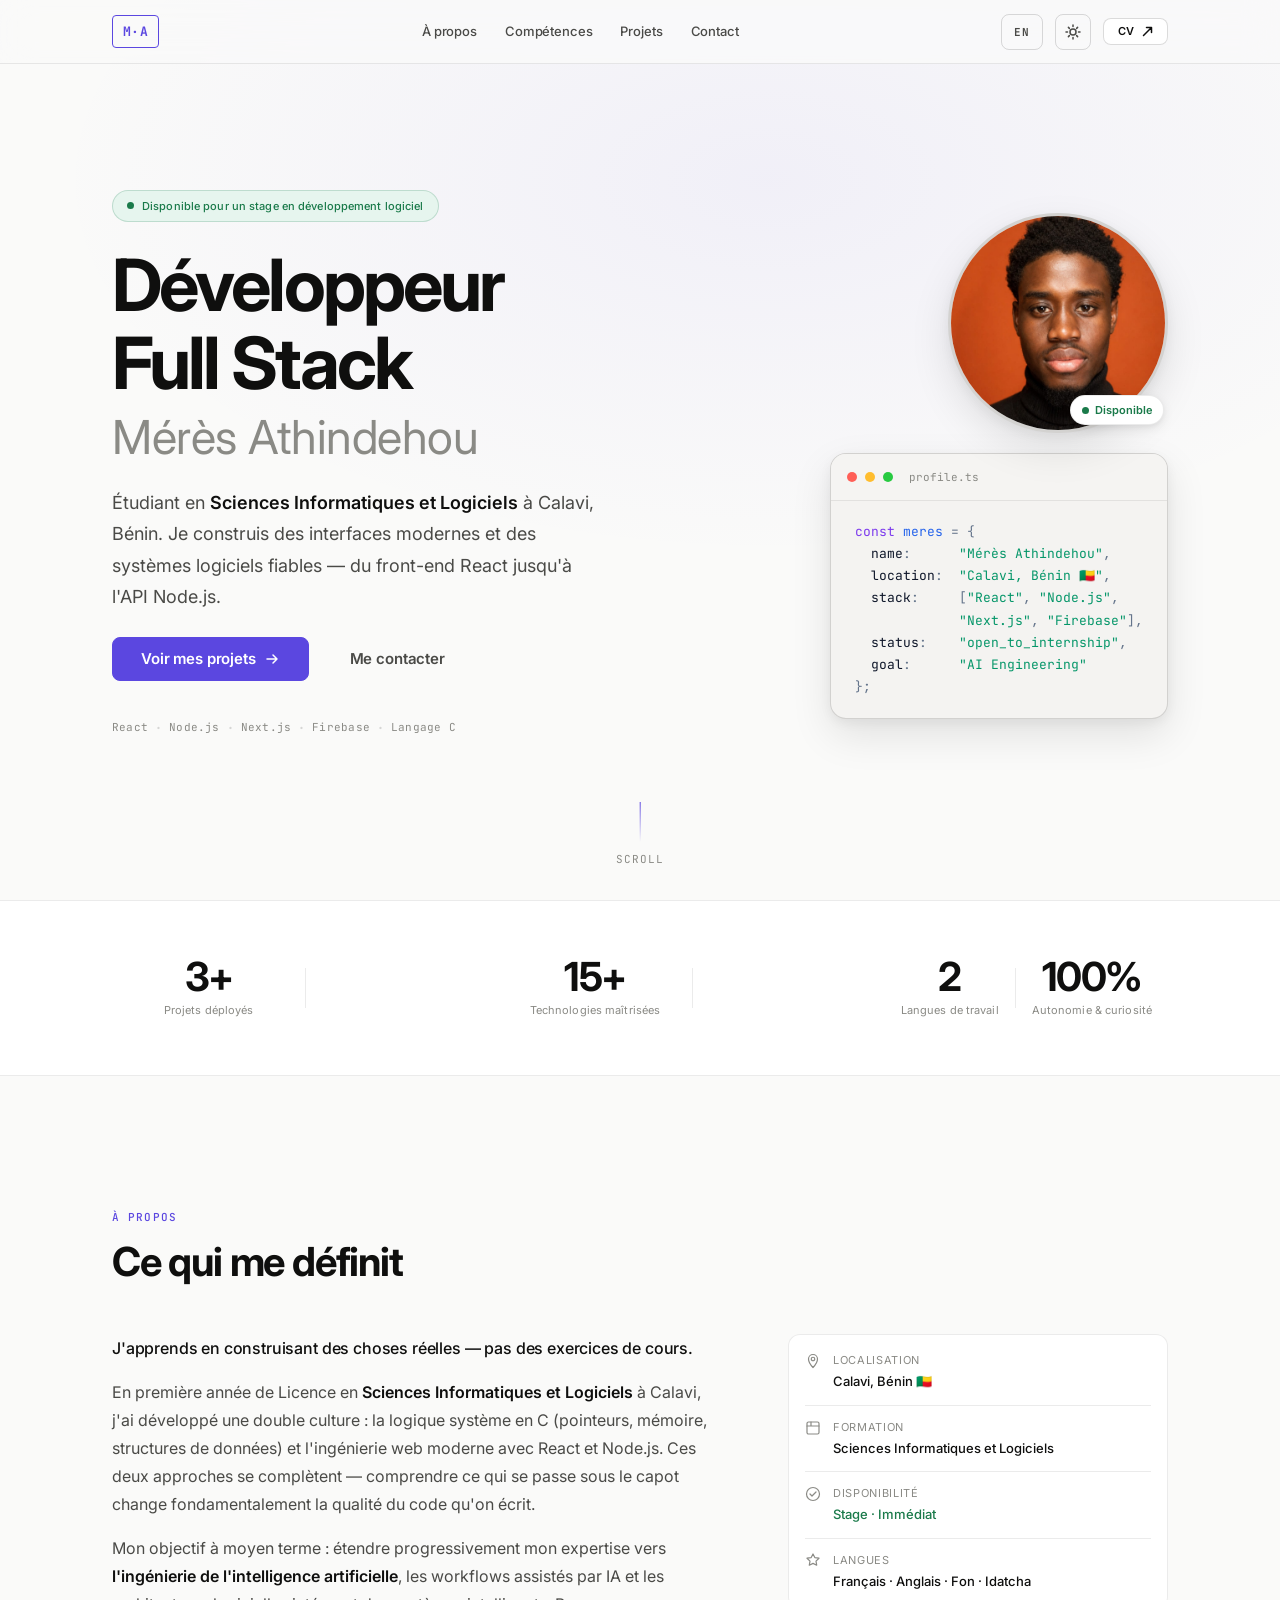
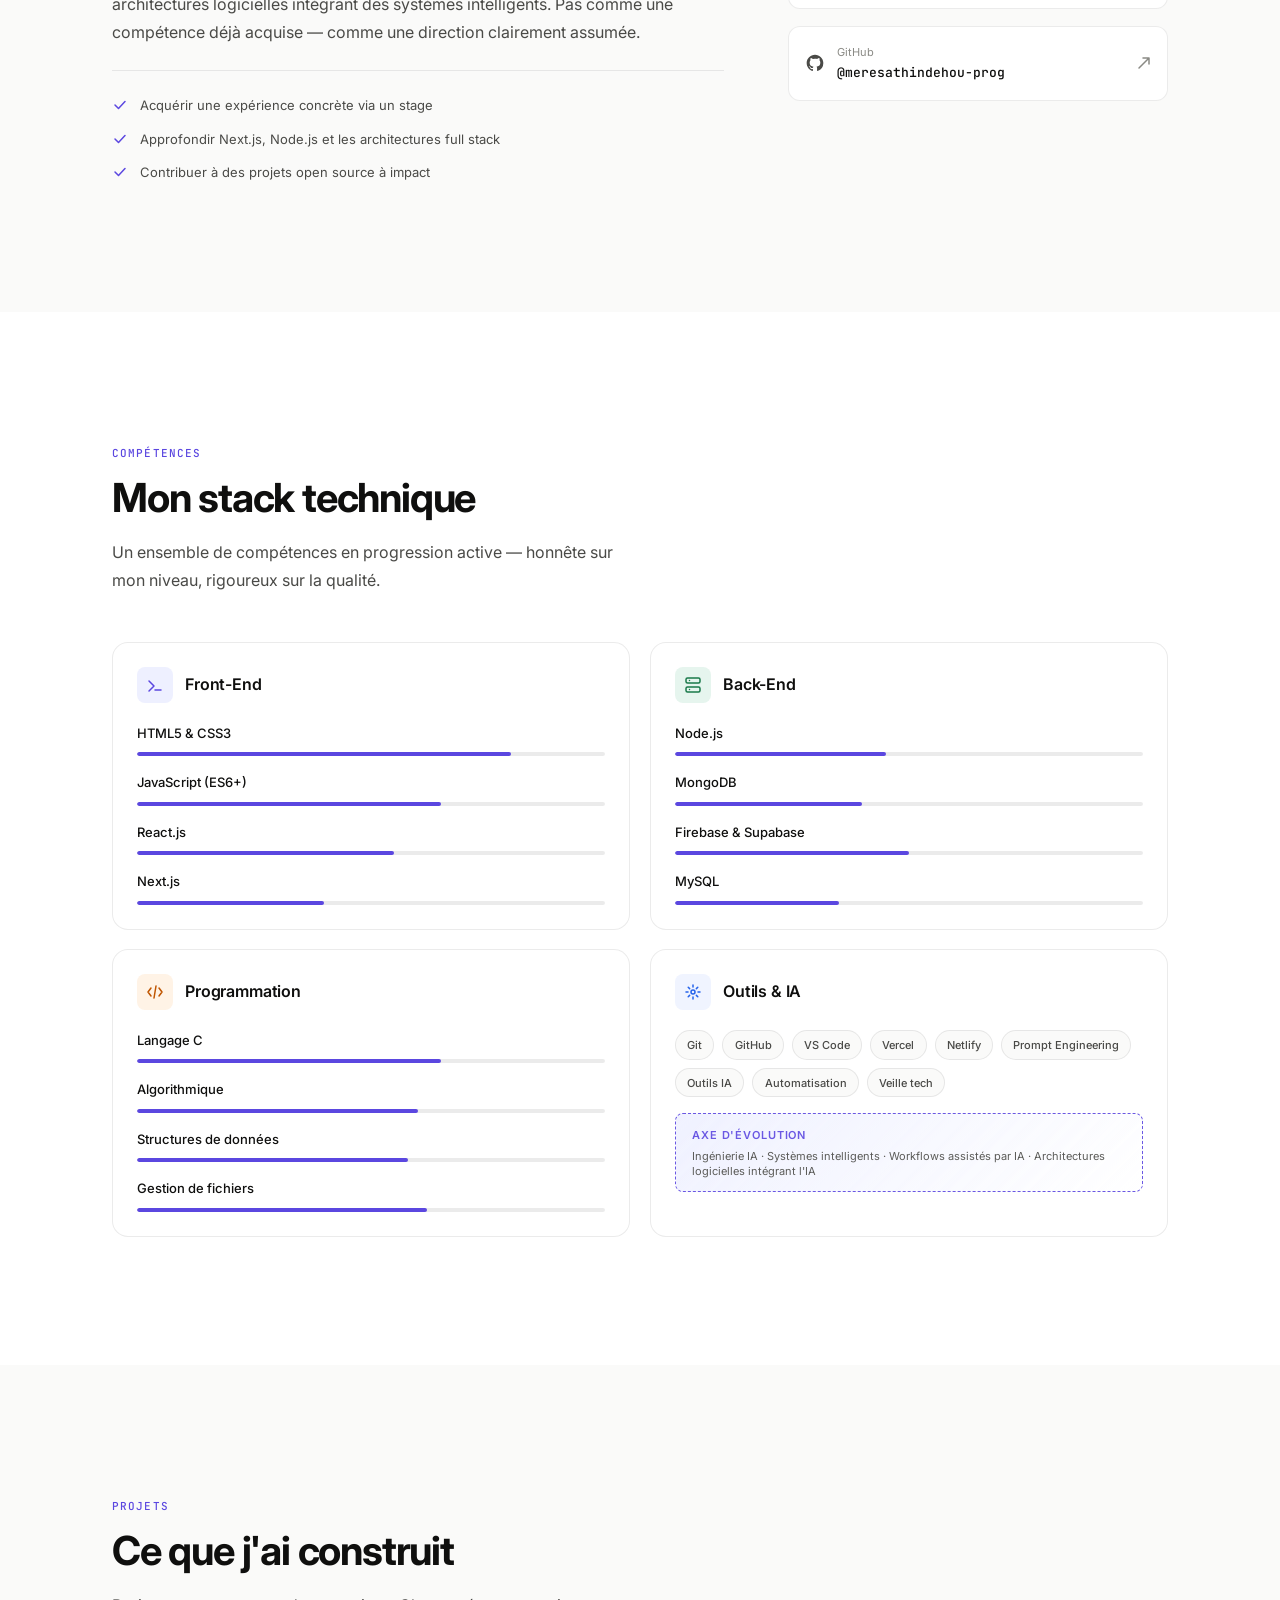
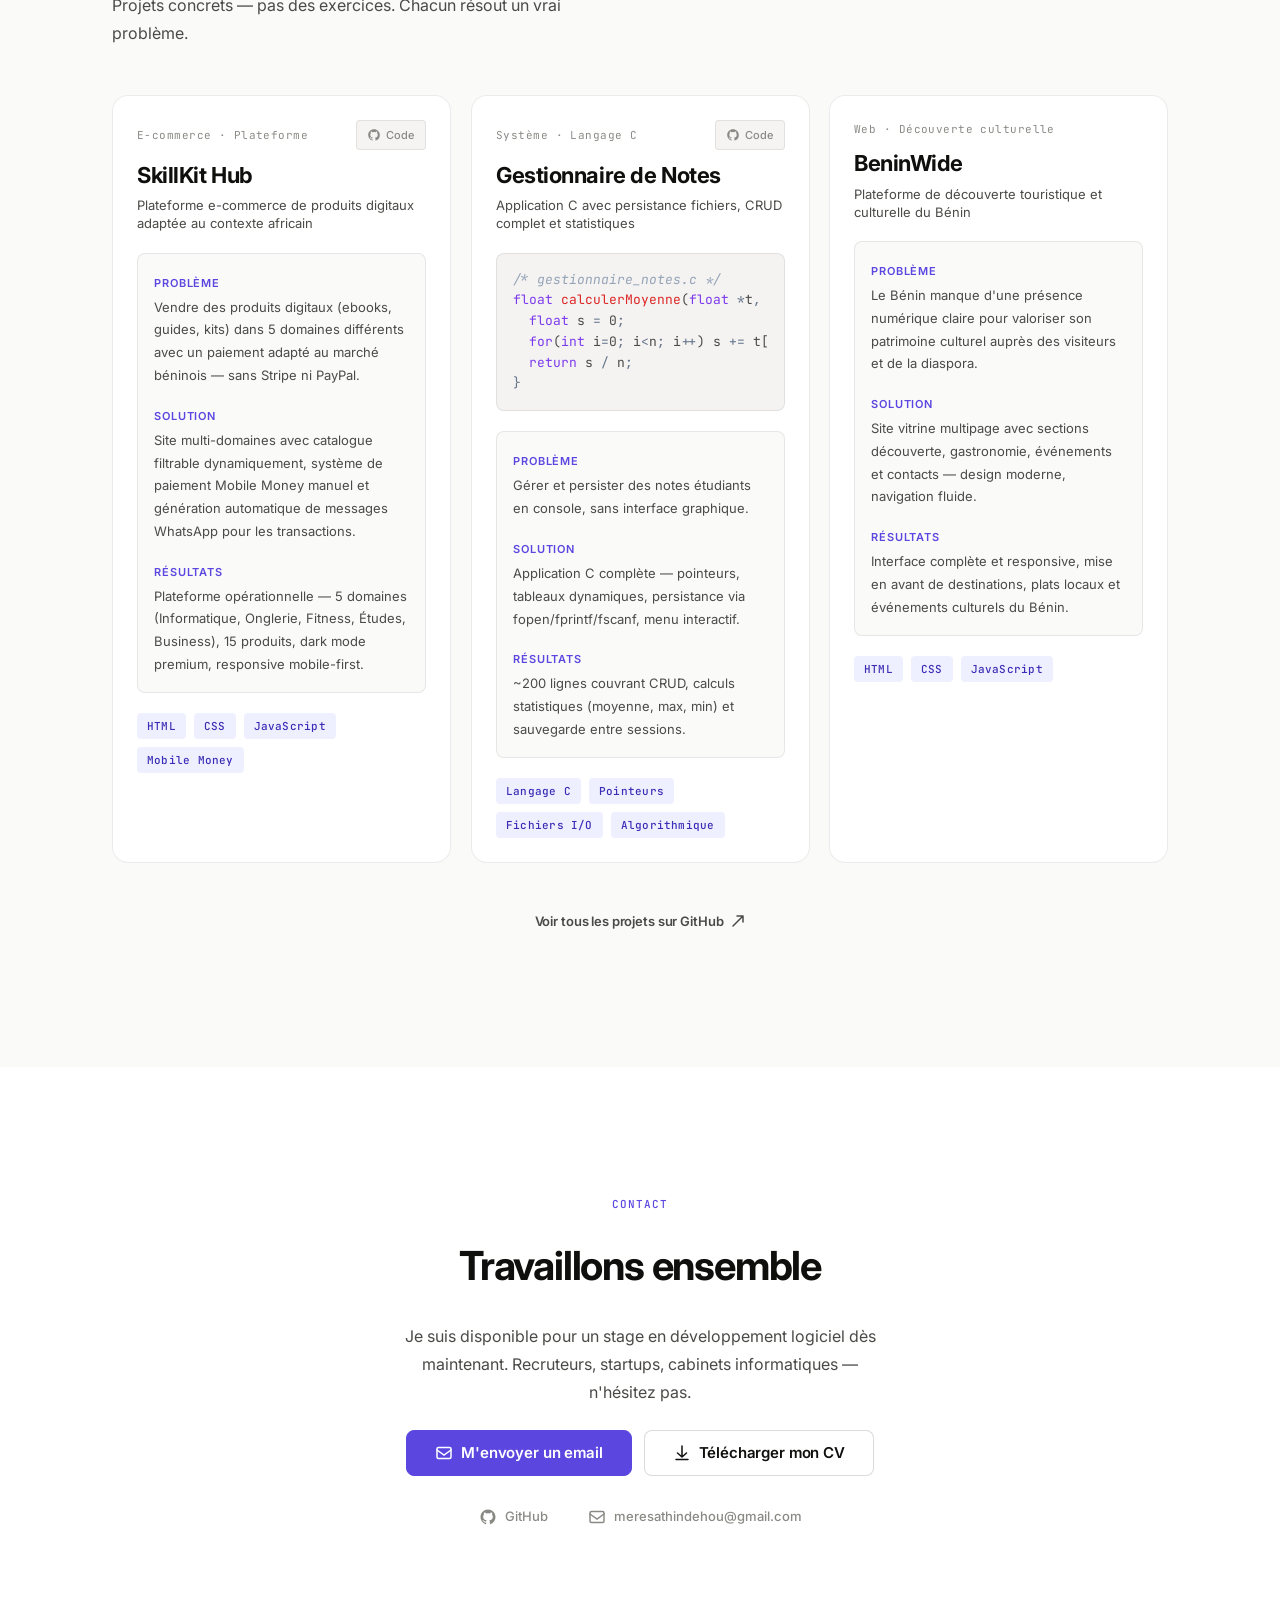
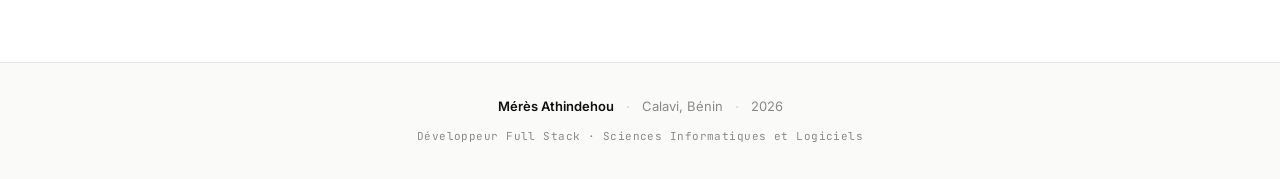
<file: index.html>
<!DOCTYPE html>
<html lang="fr" dir="ltr">
<head>
  <meta charset="UTF-8" />
  <meta name="viewport" content="width=device-width, initial-scale=1.0" />
  <meta name="theme-color" content="#0A0A0F" media="(prefers-color-scheme: dark)" />
  <meta name="theme-color" content="#FAFAF9" media="(prefers-color-scheme: light)" />

  <!-- Primary SEO -->
  <title>Mérès Athindehou — Développeur Full Stack | Sciences Informatiques et Logiciels</title>
  <meta name="description" content="Mérès Athindehou, développeur Full Stack (React, Node.js, Next.js, Firebase) étudiant en Sciences Informatiques et Logiciels à Calavi, Bénin. Disponible pour un stage en développement logiciel." />
  <meta name="keywords" content="Mérès Athindehou, développeur full stack, React, Node.js, Next.js, Firebase, Bénin, stage développement, Sciences Informatiques et Logiciels" />
  <meta name="author" content="Mérès Athindehou" />
  <meta name="robots" content="index, follow" />
  <link rel="canonical" href="https://meresathindehou-prog.github.io/M_portfolio/" />

  <!-- Open Graph -->
  <meta property="og:type" content="website" />
  <meta property="og:url" content="https://meresathindehou-prog.github.io/M_portfolio/" />
  <meta property="og:title" content="Mérès Athindehou — Développeur Full Stack" />
  <meta property="og:description" content="Développeur Full Stack. React · Node.js · Next.js · Firebase. Disponible pour un stage." />
  <meta property="og:image" content="https://meresathindehou-prog.github.io/M_portfolio/assets/og-image.jpg" />
  <meta property="og:locale" content="fr_FR" />
  <meta property="og:site_name" content="Portfolio Mérès Athindehou" />

  <!-- Twitter Cards -->
  <meta name="twitter:card" content="summary_large_image" />
  <meta name="twitter:title" content="Mérès Athindehou — Développeur Full Stack" />
  <meta name="twitter:description" content="Développeur Full Stack. React · Node.js · Next.js · Firebase. Disponible pour un stage." />
  <meta name="twitter:image" content="https://meresathindehou-prog.github.io/M_portfolio/assets/og-image.jpg" />

  <!-- Fonts -->
  <link rel="preconnect" href="https://fonts.googleapis.com" />
  <link rel="preconnect" href="https://fonts.gstatic.com" crossorigin />
  <link rel="stylesheet" href="https://fonts.googleapis.com/css2?family=Inter:wght@300;400;500;600;700&family=JetBrains+Mono:wght@400;500&display=swap" />

  <!-- CSS -->
  <link rel="stylesheet" href="tokens.css" />
  <link rel="stylesheet" href="base.css" />
  <link rel="stylesheet" href="components.css" />
  <link rel="stylesheet" href="sections.css" />
  <link rel="stylesheet" href="animations.css" />

  <!-- Structured Data -->
  <script type="application/ld+json">
  {
    "@context": "https://schema.org",
    "@type": "Person",
    "name": "Mérès Athindehou",
    "url": "https://meresathindehou-prog.github.io/M_portfolio/",
    "image": "https://meresathindehou-prog.github.io/M_portfolio/assets/photo-profil.jpg",
    "jobTitle": "Développeur Full Stack",
    "description": "Étudiant en Sciences Informatiques et Logiciels, développeur Full Stack passionné par les interfaces modernes et les systèmes intelligents.",
    "address": {
      "@type": "PostalAddress",
      "addressLocality": "Calavi",
      "addressCountry": "BJ"
    },
    "knowsAbout": ["HTML5","CSS3","JavaScript","React.js","Next.js","Node.js","MongoDB","Firebase","Supabase","MySQL","Langage C","Algorithmique","Git"],
    "sameAs": ["https://github.com/meresathindehou-prog"]
  }
  </script>
  <script type="application/ld+json">
  {
    "@context": "https://schema.org",
    "@type": "WebSite",
    "name": "Portfolio de Mérès Athindehou",
    "url": "https://meresathindehou-prog.github.io/M_portfolio/"
  }
  </script>

  <!-- Theme init (avoid flash) -->
  <script>
    (function(){
      var t = localStorage.getItem('ma-portfolio-theme');
      if(!t) t = window.matchMedia('(prefers-color-scheme: dark)').matches ? 'dark' : 'light';
      document.documentElement.setAttribute('data-theme', t);
      var l = localStorage.getItem('ma-portfolio-lang') || 'fr';
      document.documentElement.setAttribute('lang', l);
    })();
  </script>
</head>
<body>

  <!-- Skip Navigation -->
  <a href="#main" class="skip-link">Passer au contenu principal</a>

  <!-- ===== NAVIGATION ===== -->
  <header class="nav-header" role="banner">
    <nav class="nav-container" role="navigation" aria-label="Navigation principale">

      <a href="#hero" class="nav-logo" aria-label="Mérès Athindehou — Accueil">
        <span class="logo-mark" aria-hidden="true">M·A</span>
      </a>

      <ul class="nav-links" role="list">
        <li><a href="#about" class="nav-link" data-i18n="nav.about">À propos</a></li>
        <li><a href="#skills" class="nav-link" data-i18n="nav.skills">Compétences</a></li>
        <li><a href="#projects" class="nav-link" data-i18n="nav.projects">Projets</a></li>
        <li><a href="#contact" class="nav-link" data-i18n="nav.contact">Contact</a></li>
      </ul>

      <div class="nav-actions">
        <!-- Language Toggle -->
        <button class="lang-toggle" id="lang-toggle" aria-label="Switch to English" lang="en">EN</button>

        <!-- Theme Toggle -->
        <button class="theme-toggle" id="theme-toggle" aria-label="Passer en mode sombre">
          <svg class="icon-sun" width="16" height="16" viewBox="0 0 16 16" fill="none" aria-hidden="true">
            <circle cx="8" cy="8" r="3" stroke="currentColor" stroke-width="1.5"/>
            <path d="M8 1v1.5M8 13.5V15M1 8h1.5M13.5 8H15M3.4 3.4l1 1M11.6 11.6l1 1M12.6 3.4l-1 1M4.4 11.6l-1 1" stroke="currentColor" stroke-width="1.5" stroke-linecap="round"/>
          </svg>
          <svg class="icon-moon" width="16" height="16" viewBox="0 0 16 16" fill="none" aria-hidden="true">
            <path d="M13.5 10.5A6.5 6.5 0 015.5 2.5a6.5 6.5 0 108 8z" stroke="currentColor" stroke-width="1.5" stroke-linecap="round"/>
          </svg>
        </button>

        <!-- CV -->
        <a href="https://docs.google.com/document/d/10D8d8x_lfv32bYH6Ez_tMiVzP31S94AC/edit?usp=drivesdk&ouid=107809240900299833186&rtpof=true&sd=true"
           class="btn btn-secondary btn-sm"
           target="_blank"
           rel="noopener noreferrer"
           data-i18n-aria="nav.cv.aria">
          <span data-i18n="nav.cv">CV</span>
          <svg width="11" height="11" viewBox="0 0 11 11" fill="none" aria-hidden="true">
            <path d="M1.5 9.5L9.5 1.5M9.5 1.5H4.5M9.5 1.5V6.5" stroke="currentColor" stroke-width="1.5" stroke-linecap="round" stroke-linejoin="round"/>
          </svg>
        </a>

        <!-- Mobile Menu Button -->
        <button class="mobile-menu-btn" id="mobile-menu-btn" aria-label="Menu" aria-expanded="false" aria-controls="mobile-menu">
          <span></span><span></span><span></span>
        </button>
      </div>
    </nav>

    <!-- Mobile Menu -->
    <div class="mobile-menu" id="mobile-menu" role="dialog" aria-modal="true" aria-label="Menu mobile" hidden>
      <ul role="list">
        <li><a href="#about" class="nav-link" data-i18n="nav.about">À propos</a></li>
        <li><a href="#skills" class="nav-link" data-i18n="nav.skills">Compétences</a></li>
        <li><a href="#projects" class="nav-link" data-i18n="nav.projects">Projets</a></li>
        <li><a href="#contact" class="nav-link" data-i18n="nav.contact">Contact</a></li>
        <li>
          <a href="https://drive.google.com/file/d/1WCIS89Z1z8XqT_R7FtSM01HxGlNhKoc6/view?usp=sharing"
             class="btn btn-primary btn-full" target="_blank" rel="noopener noreferrer">
            <span data-i18n="nav.cv">CV</span>
          </a>
        </li>
      </ul>
    </div>
  </header>

  <!-- ===== MAIN ===== -->
  <main id="main" tabindex="-1">

    <!-- ===== HERO ===== -->
    <section id="hero" class="section-hero" aria-label="Introduction">
      <div class="container">

        <div class="hero-content">
          <div class="hero-badge animate-fade-up">
            <span class="status-dot" aria-hidden="true"></span>
            <span data-i18n="hero.badge">Disponible pour un stage en développement logiciel</span>
          </div>

          <h1 class="hero-title animate-fade-up delay-1">
            <span data-i18n="hero.title">Développeur Web</span>
            <span class="hero-name">Mérès Athindehou</span>
          </h1>

          <p class="hero-subtitle animate-fade-up delay-2" data-i18n-html="hero.subtitle">
            Étudiant en <strong>Sciences Informatiques et Logiciels</strong> à Calavi, Bénin. Je construis des interfaces modernes et des systèmes logiciels fiables — du front-end React jusqu'à l'API Node.js.
          </p>

          <div class="hero-cta animate-fade-up delay-3">
            <a href="#projects" class="btn btn-primary btn-lg">
              <span data-i18n="hero.cta.projects">Voir mes projets</span>
              <svg width="16" height="16" viewBox="0 0 16 16" fill="none" aria-hidden="true">
                <path d="M3 8h10M9 4l4 4-4 4" stroke="currentColor" stroke-width="1.5" stroke-linecap="round" stroke-linejoin="round"/>
              </svg>
            </a>
            <a href="#contact" class="btn btn-ghost btn-lg" data-i18n="hero.cta.contact">Me contacter</a>
          </div>

          <div class="hero-stack animate-fade-up delay-4" aria-label="Technologies principales">
            <span class="stack-item">React</span>
            <span class="stack-dot" aria-hidden="true">·</span>
            <span class="stack-item">Node.js</span>
            <span class="stack-dot" aria-hidden="true">·</span>
            <span class="stack-item">Next.js</span>
            <span class="stack-dot" aria-hidden="true">·</span>
            <span class="stack-item">Firebase</span>
            <span class="stack-dot" aria-hidden="true">·</span>
            <span class="stack-item">Langage C</span>
          </div>
        </div>

        <!-- Hero Visual: Photo + Code -->
        <div class="hero-visual animate-fade-up delay-2" aria-hidden="true">
          <div class="hero-photo-wrap">
            <img
              src="WhatsApp Image 2026-04-27 at 23.39.06.jpeg"
              alt="Mérès Athindehou — Développeur Full Stack"
              class="hero-photo"
              width="320"
              height="320"
              loading="eager"
              decoding="async"
            />
            <div class="hero-photo-badge">
              <span class="status-dot"></span>
              <span class="hero-photo-badge-text" data-i18n="hero.badge.short">Disponible</span>
            </div>
          </div>

          <div class="code-window">
            <div class="code-window-header">
              <span class="dot dot-red"></span>
              <span class="dot dot-yellow"></span>
              <span class="dot dot-green"></span>
              <span class="code-filename">profile.ts</span>
            </div>
            <pre class="code-body"><code><span class="token-keyword">const</span> <span class="token-var">meres</span> <span class="token-op">=</span> <span class="token-punct">{</span>
  <span class="token-key">name</span><span class="token-op">:</span>      <span class="token-str">"Mérès Athindehou"</span><span class="token-punct">,</span>
  <span class="token-key">location</span><span class="token-op">:</span>  <span class="token-str">"Calavi, Bénin 🇧🇯"</span><span class="token-punct">,</span>
  <span class="token-key">stack</span><span class="token-op">:</span>     <span class="token-punct">[</span><span class="token-str">"React"</span><span class="token-punct">,</span> <span class="token-str">"Node.js"</span><span class="token-punct">,</span>
             <span class="token-str">"Next.js"</span><span class="token-punct">,</span> <span class="token-str">"Firebase"</span><span class="token-punct">]</span><span class="token-punct">,</span>
  <span class="token-key">status</span><span class="token-op">:</span>    <span class="token-str">"open_to_internship"</span><span class="token-punct">,</span>
  <span class="token-key">goal</span><span class="token-op">:</span>      <span class="token-str">"AI Engineering"</span>
<span class="token-punct">}</span><span class="token-op">;</span></code></pre>
          </div>
        </div>

      </div>

      <div class="scroll-indicator" aria-hidden="true">
        <div class="scroll-line"></div>
        <span>scroll</span>
      </div>
    </section>

    <!-- ===== STATS ===== -->
    <section class="section-stats" aria-label="Chiffres clés">
      <div class="container">
        <div class="stats-grid">
          <div class="stat-item animate-fade-up">
            <span class="stat-number">3+</span>
            <span class="stat-label" data-i18n="stats.projects">Projets déployés</span>
          </div>
          <div class="stat-divider" aria-hidden="true"></div>
          <div class="stat-item animate-fade-up delay-1">
            <span class="stat-number">15+</span>
            <span class="stat-label" data-i18n="stats.tech">Technologies maîtrisées</span>
          </div>
          <div class="stat-divider" aria-hidden="true"></div>
          <div class="stat-item animate-fade-up delay-2">
            <span class="stat-number">2</span>
            <span class="stat-label" data-i18n="stats.langs">Langues de travail</span>
          </div>
          <div class="stat-divider" aria-hidden="true"></div>
          <div class="stat-item animate-fade-up delay-3">
            <span class="stat-number">100%</span>
            <span class="stat-label" data-i18n="stats.autonomy">Autonomie &amp; curiosité</span>
          </div>
        </div>
      </div>
    </section>

    <!-- ===== ABOUT ===== -->
    <section id="about" class="section-about" aria-labelledby="about-title">
      <div class="container">
        <div class="section-header animate-fade-up">
          <span class="section-label" data-i18n="about.label">À propos</span>
          <h2 id="about-title" class="section-title" data-i18n="about.title">Ce qui me définit</h2>
        </div>

        <div class="about-grid">
          <div class="about-text animate-fade-up delay-1">
            <p class="about-lead" data-i18n="about.lead">J'apprends en construisant des choses réelles — pas des exercices de cours.</p>
            <p data-i18n-html="about.p1">En première année de Licence en <strong>Sciences Informatiques et Logiciels</strong> à Calavi, j'ai développé une double culture : la logique système en C (pointeurs, mémoire, structures de données) et l'ingénierie web moderne avec React et Node.js.</p>
            <p data-i18n-html="about.p2">Mon objectif à moyen terme : étendre progressivement mon expertise vers <strong>l'ingénierie de l'intelligence artificielle</strong>, les workflows assistés par IA et les architectures logicielles intégrant des systèmes intelligents. Pas comme une compétence déjà acquise — comme une direction clairement assumée.</p>

            <div class="about-goals">
              <div class="goal-item">
                <svg width="16" height="16" viewBox="0 0 16 16" fill="none" aria-hidden="true">
                  <path d="M3 8l3.5 3.5 6.5-7" stroke="var(--color-accent)" stroke-width="1.5" stroke-linecap="round" stroke-linejoin="round"/>
                </svg>
                <span data-i18n="about.goal1">Acquérir une expérience concrète via un stage</span>
              </div>
              <div class="goal-item">
                <svg width="16" height="16" viewBox="0 0 16 16" fill="none" aria-hidden="true">
                  <path d="M3 8l3.5 3.5 6.5-7" stroke="var(--color-accent)" stroke-width="1.5" stroke-linecap="round" stroke-linejoin="round"/>
                </svg>
                <span data-i18n="about.goal2">Approfondir Next.js, Node.js et les architectures full stack</span>
              </div>
              <div class="goal-item">
                <svg width="16" height="16" viewBox="0 0 16 16" fill="none" aria-hidden="true">
                  <path d="M3 8l3.5 3.5 6.5-7" stroke="var(--color-accent)" stroke-width="1.5" stroke-linecap="round" stroke-linejoin="round"/>
                </svg>
                <span data-i18n="about.goal3">Contribuer à des projets open source à impact</span>
              </div>
            </div>
          </div>

          <div class="about-sidebar animate-fade-up delay-2">
            <div class="info-card">
              <div class="info-row">
                <svg width="16" height="16" viewBox="0 0 16 16" fill="none" aria-hidden="true">
                  <path d="M8 1.5C5.51 1.5 3.5 3.51 3.5 6c0 3.75 4.5 8.5 4.5 8.5S12.5 9.75 12.5 6c0-2.49-2.01-4.5-4.5-4.5zM8 7.75a1.75 1.75 0 110-3.5 1.75 1.75 0 010 3.5z" stroke="currentColor" stroke-width="1.2"/>
                </svg>
                <div>
                  <span class="info-label" data-i18n="about.location.label">Localisation</span>
                  <span class="info-value" data-i18n="about.location">Calavi, Bénin 🇧🇯</span>
                </div>
              </div>
              <div class="info-row">
                <svg width="16" height="16" viewBox="0 0 16 16" fill="none" aria-hidden="true">
                  <rect x="2" y="2" width="12" height="12" rx="1.5" stroke="currentColor" stroke-width="1.2"/>
                  <path d="M2 6h12M6 2v4" stroke="currentColor" stroke-width="1.2" stroke-linecap="round"/>
                </svg>
                <div>
                  <span class="info-label" data-i18n="about.formation.label">Formation</span>
                  <span class="info-value" data-i18n="about.formation.value">Sciences Informatiques et Logiciels</span>
                </div>
              </div>
              <div class="info-row">
                <svg width="16" height="16" viewBox="0 0 16 16" fill="none" aria-hidden="true">
                  <circle cx="8" cy="8" r="6.5" stroke="currentColor" stroke-width="1.2"/>
                  <path d="M5 8l2 2 4-4" stroke="currentColor" stroke-width="1.2" stroke-linecap="round" stroke-linejoin="round"/>
                </svg>
                <div>
                  <span class="info-label" data-i18n="about.availability.label">Disponibilité</span>
                  <span class="info-value info-available" data-i18n="about.availability.value">Stage · Immédiat</span>
                </div>
              </div>
              <div class="info-row">
                <svg width="16" height="16" viewBox="0 0 16 16" fill="none" aria-hidden="true">
                  <path d="M8 1l1.8 3.6L14 5.2l-3 2.9.7 4.1L8 10.4l-3.7 1.8.7-4.1-3-2.9 4.2-.6z" stroke="currentColor" stroke-width="1.2" stroke-linejoin="round"/>
                </svg>
                <div>
                  <span class="info-label" data-i18n="about.langs.label">Langues</span>
                  <span class="info-value" data-i18n="about.langs.value">Français · Anglais · Fon · Idatcha</span>
                </div>
              </div>
            </div>

            <a href="https://github.com/meresathindehou-prog"
               class="github-card"
               target="_blank"
               rel="noopener noreferrer"
               aria-label="Profil GitHub de Mérès Athindehou (nouvelle fenêtre)">
              <svg width="20" height="20" viewBox="0 0 24 24" fill="currentColor" aria-hidden="true">
                <path d="M12 2C6.477 2 2 6.484 2 12.017c0 4.425 2.865 8.18 6.839 9.504.5.092.682-.217.682-.483 0-.237-.008-.868-.013-1.703-2.782.605-3.369-1.343-3.369-1.343-.454-1.158-1.11-1.466-1.11-1.466-.908-.62.069-.608.069-.608 1.003.07 1.531 1.032 1.531 1.032.892 1.53 2.341 1.088 2.91.832.092-.647.35-1.088.636-1.338-2.22-.253-4.555-1.113-4.555-4.951 0-1.093.39-1.988 1.029-2.688-.103-.253-.446-1.272.098-2.65 0 0 .84-.27 2.75 1.026A9.564 9.564 0 0112 6.844c.85.004 1.705.115 2.504.337 1.909-1.296 2.747-1.027 2.747-1.027.546 1.379.202 2.398.1 2.651.64.7 1.028 1.595 1.028 2.688 0 3.848-2.339 4.695-4.566 4.943.359.309.678.92.678 1.855 0 1.338-.012 2.419-.012 2.747 0 .268.18.58.688.482A10.019 10.019 0 0022 12.017C22 6.484 17.522 2 12 2z"/>
              </svg>
              <div>
                <span class="github-label">GitHub</span>
                <span class="github-handle">@meresathindehou-prog</span>
              </div>
              <svg width="14" height="14" viewBox="0 0 14 14" fill="none" aria-hidden="true">
                <path d="M2 12L12 2M12 2H6M12 2V8" stroke="currentColor" stroke-width="1.5" stroke-linecap="round" stroke-linejoin="round"/>
              </svg>
            </a>
          </div>
        </div>
      </div>
    </section>

    <!-- ===== SKILLS ===== -->
    <section id="skills" class="section-skills" aria-labelledby="skills-title">
      <div class="container">
        <div class="section-header animate-fade-up">
          <span class="section-label" data-i18n="skills.label">Compétences</span>
          <h2 id="skills-title" class="section-title" data-i18n="skills.title">Mon stack technique</h2>
          <p class="section-description" data-i18n="skills.description">Un ensemble de compétences en progression active — honnête sur mon niveau, rigoureux sur la qualité.</p>
        </div>

        <div class="skills-grid">

          <!-- Front-End -->
          <div class="skill-category animate-fade-up delay-1">
            <div class="skill-category-header">
              <div class="skill-icon skill-icon-frontend" aria-hidden="true">
                <svg width="18" height="18" viewBox="0 0 18 18" fill="none">
                  <path d="M3 5l5 5-5 5M9 14h6" stroke="currentColor" stroke-width="1.5" stroke-linecap="round" stroke-linejoin="round"/>
                </svg>
              </div>
              <h3 class="skill-category-title" data-i18n="skills.frontend">Front-End</h3>
            </div>
            <ul class="skill-list" role="list">
              <li class="skill-item">
                <span class="skill-name">HTML5 &amp; CSS3</span>
                <div class="skill-bar" role="progressbar" aria-valuenow="80" aria-valuemin="0" aria-valuemax="100" aria-label="HTML5 et CSS3 : 80%">
                  <div class="skill-bar-fill" style="--skill-level:80%"></div>
                </div>
              </li>
              <li class="skill-item">
                <span class="skill-name">JavaScript (ES6+)</span>
                <div class="skill-bar" role="progressbar" aria-valuenow="65" aria-valuemin="0" aria-valuemax="100" aria-label="JavaScript : 65%">
                  <div class="skill-bar-fill" style="--skill-level:65%"></div>
                </div>
              </li>
              <li class="skill-item">
                <span class="skill-name">React.js</span>
                <div class="skill-bar" role="progressbar" aria-valuenow="55" aria-valuemin="0" aria-valuemax="100" aria-label="React.js : 55%">
                  <div class="skill-bar-fill" style="--skill-level:55%"></div>
                </div>
              </li>
              <li class="skill-item">
                <span class="skill-name">Next.js</span>
                <div class="skill-bar" role="progressbar" aria-valuenow="40" aria-valuemin="0" aria-valuemax="100" aria-label="Next.js : 40%">
                  <div class="skill-bar-fill" style="--skill-level:40%"></div>
                </div>
              </li>
            </ul>
          </div>

          <!-- Back-End -->
          <div class="skill-category animate-fade-up delay-2">
            <div class="skill-category-header">
              <div class="skill-icon skill-icon-backend" aria-hidden="true">
                <svg width="18" height="18" viewBox="0 0 18 18" fill="none">
                  <rect x="2" y="2" width="14" height="5" rx="1.5" stroke="currentColor" stroke-width="1.5"/>
                  <rect x="2" y="11" width="14" height="5" rx="1.5" stroke="currentColor" stroke-width="1.5"/>
                  <circle cx="5.5" cy="4.5" r="0.75" fill="currentColor"/>
                  <circle cx="5.5" cy="13.5" r="0.75" fill="currentColor"/>
                </svg>
              </div>
              <h3 class="skill-category-title" data-i18n="skills.backend">Back-End</h3>
            </div>
            <ul class="skill-list" role="list">
              <li class="skill-item">
                <span class="skill-name">Node.js</span>
                <div class="skill-bar" role="progressbar" aria-valuenow="45" aria-valuemin="0" aria-valuemax="100" aria-label="Node.js : 45%">
                  <div class="skill-bar-fill" style="--skill-level:45%"></div>
                </div>
              </li>
              <li class="skill-item">
                <span class="skill-name">MongoDB</span>
                <div class="skill-bar" role="progressbar" aria-valuenow="40" aria-valuemin="0" aria-valuemax="100" aria-label="MongoDB : 40%">
                  <div class="skill-bar-fill" style="--skill-level:40%"></div>
                </div>
              </li>
              <li class="skill-item">
                <span class="skill-name">Firebase &amp; Supabase</span>
                <div class="skill-bar" role="progressbar" aria-valuenow="50" aria-valuemin="0" aria-valuemax="100" aria-label="Firebase et Supabase : 50%">
                  <div class="skill-bar-fill" style="--skill-level:50%"></div>
                </div>
              </li>
              <li class="skill-item">
                <span class="skill-name">MySQL</span>
                <div class="skill-bar" role="progressbar" aria-valuenow="35" aria-valuemin="0" aria-valuemax="100" aria-label="MySQL : 35%">
                  <div class="skill-bar-fill" style="--skill-level:35%"></div>
                </div>
              </li>
            </ul>
          </div>

          <!-- Programmation -->
          <div class="skill-category animate-fade-up delay-3">
            <div class="skill-category-header">
              <div class="skill-icon skill-icon-system" aria-hidden="true">
                <svg width="18" height="18" viewBox="0 0 18 18" fill="none">
                  <path d="M5 5l-3 4 3 4M13 5l3 4-3 4M10 3l-2 12" stroke="currentColor" stroke-width="1.5" stroke-linecap="round" stroke-linejoin="round"/>
                </svg>
              </div>
              <h3 class="skill-category-title" data-i18n="skills.programming">Programmation</h3>
            </div>
            <ul class="skill-list" role="list">
              <li class="skill-item">
                <span class="skill-name">Langage C</span>
                <div class="skill-bar" role="progressbar" aria-valuenow="65" aria-valuemin="0" aria-valuemax="100" aria-label="Langage C : 65%">
                  <div class="skill-bar-fill" style="--skill-level:65%"></div>
                </div>
              </li>
              <li class="skill-item">
                <span class="skill-name">Algorithmique</span>
                <div class="skill-bar" role="progressbar" aria-valuenow="60" aria-valuemin="0" aria-valuemax="100" aria-label="Algorithmique : 60%">
                  <div class="skill-bar-fill" style="--skill-level:60%"></div>
                </div>
              </li>
              <li class="skill-item">
                <span class="skill-name">Structures de données</span>
                <div class="skill-bar" role="progressbar" aria-valuenow="58" aria-valuemin="0" aria-valuemax="100" aria-label="Structures de données : 58%">
                  <div class="skill-bar-fill" style="--skill-level:58%"></div>
                </div>
              </li>
              <li class="skill-item">
                <span class="skill-name">Gestion de fichiers</span>
                <div class="skill-bar" role="progressbar" aria-valuenow="62" aria-valuemin="0" aria-valuemax="100" aria-label="Gestion de fichiers : 62%">
                  <div class="skill-bar-fill" style="--skill-level:62%"></div>
                </div>
              </li>
            </ul>
          </div>

          <!-- Outils & IA -->
          <div class="skill-category animate-fade-up delay-4">
            <div class="skill-category-header">
              <div class="skill-icon skill-icon-tools" aria-hidden="true">
                <svg width="18" height="18" viewBox="0 0 18 18" fill="none">
                  <circle cx="9" cy="9" r="2" stroke="currentColor" stroke-width="1.5"/>
                  <path d="M9 2v2M9 14v2M2 9h2M14 9h2M4.22 4.22l1.42 1.42M12.36 12.36l1.42 1.42M4.22 13.78l1.42-1.42M12.36 5.64l1.42-1.42" stroke="currentColor" stroke-width="1.5" stroke-linecap="round"/>
                </svg>
              </div>
              <h3 class="skill-category-title" data-i18n="skills.tools">Outils &amp; IA</h3>
            </div>
            <div class="tool-tags">
              <span class="tool-tag">Git</span>
              <span class="tool-tag">GitHub</span>
              <span class="tool-tag">VS Code</span>
              <span class="tool-tag">Vercel</span>
              <span class="tool-tag">Netlify</span>
              <span class="tool-tag">Prompt Engineering</span>
              <span class="tool-tag">Outils IA</span>
              <span class="tool-tag">Automatisation</span>
              <span class="tool-tag">Veille tech</span>
            </div>
            <div class="ai-horizon">
              <span class="horizon-label" data-i18n="skills.horizon.label">Axe d'évolution</span>
              <p class="horizon-text" data-i18n="skills.horizon.text">Ingénierie IA · Systèmes intelligents · Workflows assistés par IA · Architectures logicielles intégrant l'IA</p>
            </div>
          </div>

        </div>
      </div>
    </section>

    <!-- ===== PROJECTS ===== -->
    <section id="projects" class="section-projects" aria-labelledby="projects-title">
      <div class="container">
        <div class="section-header animate-fade-up">
          <span class="section-label" data-i18n="projects.label">Projets</span>
          <h2 id="projects-title" class="section-title" data-i18n="projects.title">Ce que j'ai construit</h2>
          <p class="section-description" data-i18n="projects.description">Projets concrets — pas des exercices. Chacun résout un vrai problème.</p>
        </div>

        <div class="projects-grid">

          <!-- Project 1 — SkillKit Hub -->
          <article class="project-card animate-fade-up delay-1" aria-labelledby="proj-skillkit-title">
            <div class="project-card-inner">
              <div class="project-header">
                <div class="project-meta">
                  <span class="project-type" data-i18n="proj1.type">E-commerce · Plateforme</span>
                  <div class="project-links">
                    <a href="https://zihcwuqy.mychariow.shop" class="project-link" target="_blank" rel="noopener noreferrer" aria-label="Code GitHub de SkillKit Hub (nouvelle fenêtre)">
                      <svg width="14" height="14" viewBox="0 0 24 24" fill="currentColor" aria-hidden="true"><path d="M12 2C6.477 2 2 6.484 2 12.017c0 4.425 2.865 8.18 6.839 9.504.5.092.682-.217.682-.483 0-.237-.008-.868-.013-1.703-2.782.605-3.369-1.343-3.369-1.343-.454-1.158-1.11-1.466-1.11-1.466-.908-.62.069-.608.069-.608 1.003.07 1.531 1.032 1.531 1.032.892 1.53 2.341 1.088 2.91.832.092-.647.35-1.088.636-1.338-2.22-.253-4.555-1.113-4.555-4.951 0-1.093.39-1.988 1.029-2.688-.103-.253-.446-1.272.098-2.65 0 0 .84-.27 2.75 1.026A9.564 9.564 0 0112 6.844c.85.004 1.705.115 2.504.337 1.909-1.296 2.747-1.027 2.747-1.027.546 1.379.202 2.398.1 2.651.64.7 1.028 1.595 1.028 2.688 0 3.848-2.339 4.695-4.566 4.943.359.309.678.92.678 1.855 0 1.338-.012 2.419-.012 2.747 0 .268.18.58.688.482A10.019 10.019 0 0022 12.017C22 6.484 17.522 2 12 2z"/></svg>
                      <span data-i18n="projects.code">Code</span>
                    </a>
                  </div>
                </div>
                <h3 id="proj-skillkit-title" class="project-title" data-i18n="proj1.title">SkillKit Hub</h3>
                <p class="project-tagline" data-i18n="proj1.tagline">Plateforme e-commerce de produits digitaux adaptée au contexte africain</p>
              </div>

              <div class="project-case-study">
                <div class="case-item">
                  <span class="case-label" data-i18n="projects.problem">Problème</span>
                  <p class="case-text" data-i18n="proj1.problem">Vendre des produits digitaux (ebooks, guides, kits) dans 5 domaines différents avec un paiement adapté au marché béninois — sans Stripe ni PayPal.</p>
                </div>
                <div class="case-item">
                  <span class="case-label" data-i18n="projects.solution">Solution</span>
                  <p class="case-text" data-i18n="proj1.solution">Site multi-domaines avec catalogue filtrable dynamiquement, système de paiement Mobile Money manuel et génération automatique de messages WhatsApp pour les transactions.</p>
                </div>
                <div class="case-item">
                  <span class="case-label" data-i18n="projects.results">Résultats</span>
                  <p class="case-text" data-i18n="proj1.results">Plateforme opérationnelle — 5 domaines (Informatique, Onglerie, Fitness, Études, Business), 15 produits, dark mode premium, responsive mobile-first.</p>
                </div>
              </div>

              <div class="project-tech">
                <span class="tech-badge">HTML</span>
                <span class="tech-badge">CSS</span>
                <span class="tech-badge">JavaScript</span>
                <span class="tech-badge">Mobile Money</span>
              </div>
            </div>
          </article>

          <!-- Project 2 — Gestionnaire de Notes -->
          <article class="project-card animate-fade-up delay-2" aria-labelledby="proj-notes-title">
            <div class="project-card-inner">
              <div class="project-header">
                <div class="project-meta">
                  <span class="project-type" data-i18n="proj2.type">Système · Langage C</span>
                  <div class="project-links">
                    <a href="https://github.com/meresathindehou-prog/M_gest.notes-C" class="project-link" target="_blank" rel="noopener noreferrer" aria-label="Code GitHub du Gestionnaire de Notes (nouvelle fenêtre)">
                      <svg width="14" height="14" viewBox="0 0 24 24" fill="currentColor" aria-hidden="true"><path d="M12 2C6.477 2 2 6.484 2 12.017c0 4.425 2.865 8.18 6.839 9.504.5.092.682-.217.682-.483 0-.237-.008-.868-.013-1.703-2.782.605-3.369-1.343-3.369-1.343-.454-1.158-1.11-1.466-1.11-1.466-.908-.62.069-.608.069-.608 1.003.07 1.531 1.032 1.531 1.032.892 1.53 2.341 1.088 2.91.832.092-.647.35-1.088.636-1.338-2.22-.253-4.555-1.113-4.555-4.951 0-1.093.39-1.988 1.029-2.688-.103-.253-.446-1.272.098-2.65 0 0 .84-.27 2.75 1.026A9.564 9.564 0 0112 6.844c.85.004 1.705.115 2.504.337 1.909-1.296 2.747-1.027 2.747-1.027.546 1.379.202 2.398.1 2.651.64.7 1.028 1.595 1.028 2.688 0 3.848-2.339 4.695-4.566 4.943.359.309.678.92.678 1.855 0 1.338-.012 2.419-.012 2.747 0 .268.18.58.688.482A10.019 10.019 0 0022 12.017C22 6.484 17.522 2 12 2z"/></svg>
                      <span data-i18n="projects.code">Code</span>
                    </a>
                  </div>
                </div>
                <h3 id="proj-notes-title" class="project-title" data-i18n="proj2.title">Gestionnaire de Notes</h3>
                <p class="project-tagline" data-i18n="proj2.tagline">Application C avec persistance fichiers, CRUD complet et statistiques</p>
              </div>

              <div class="project-code-preview" aria-hidden="true">
                <pre><code><span class="token-comment">/* gestionnaire_notes.c */</span>
<span class="token-keyword">float</span> <span class="token-fn">calculerMoyenne</span>(<span class="token-keyword">float</span> <span class="token-op">*</span>t<span class="token-punct">,</span> <span class="token-keyword">int</span> n) <span class="token-punct">{</span>
  <span class="token-keyword">float</span> s <span class="token-op">=</span> 0<span class="token-punct">;</span>
  <span class="token-keyword">for</span>(<span class="token-keyword">int</span> i<span class="token-op">=</span>0<span class="token-punct">;</span> i<span class="token-op">&lt;</span>n<span class="token-punct">;</span> i<span class="token-op">++</span>) s <span class="token-op">+=</span> t[i]<span class="token-punct">;</span>
  <span class="token-keyword">return</span> s <span class="token-op">/</span> n<span class="token-punct">;</span>
<span class="token-punct">}</span></code></pre>
              </div>

              <div class="project-case-study">
                <div class="case-item">
                  <span class="case-label" data-i18n="projects.problem">Problème</span>
                  <p class="case-text" data-i18n="proj2.problem">Gérer et persister des notes étudiants en console, sans interface graphique.</p>
                </div>
                <div class="case-item">
                  <span class="case-label" data-i18n="projects.solution">Solution</span>
                  <p class="case-text" data-i18n="proj2.solution">Application C complète — pointeurs, tableaux dynamiques, persistance via fopen/fprintf/fscanf, menu interactif.</p>
                </div>
                <div class="case-item">
                  <span class="case-label" data-i18n="projects.results">Résultats</span>
                  <p class="case-text" data-i18n="proj2.results">~200 lignes couvrant CRUD, calculs statistiques (moyenne, max, min) et sauvegarde entre sessions.</p>
                </div>
              </div>

              <div class="project-tech">
                <span class="tech-badge">Langage C</span>
                <span class="tech-badge">Pointeurs</span>
                <span class="tech-badge">Fichiers I/O</span>
                <span class="tech-badge">Algorithmique</span>
              </div>
            </div>
          </article>

          <!-- Project 3 — BeninWide -->
          <article class="project-card animate-fade-up delay-3" aria-labelledby="proj-benin-title">
            <div class="project-card-inner">
              <div class="project-header">
                <div class="project-meta">
                  <span class="project-type" data-i18n="proj3.type">Web · Découverte culturelle</span>
                </div>
                <h3 id="proj-benin-title" class="project-title" data-i18n="proj3.title">BeninWide</h3>
                <p class="project-tagline" data-i18n="proj3.tagline">Plateforme de découverte touristique et culturelle du Bénin</p>
              </div>

              <div class="project-case-study">
                <div class="case-item">
                  <span class="case-label" data-i18n="projects.problem">Problème</span>
                  <p class="case-text" data-i18n="proj3.problem">Le Bénin manque d'une présence numérique claire pour valoriser son patrimoine culturel auprès des visiteurs et de la diaspora.</p>
                </div>
                <div class="case-item">
                  <span class="case-label" data-i18n="projects.solution">Solution</span>
                  <p class="case-text" data-i18n="proj3.solution">Site vitrine multipage avec sections découverte, gastronomie, événements et contacts — design moderne, navigation fluide.</p>
                </div>
                <div class="case-item">
                  <span class="case-label" data-i18n="projects.results">Résultats</span>
                  <p class="case-text" data-i18n="proj3.results">Interface complète et responsive, mise en avant de destinations, plats locaux et événements culturels du Bénin.</p>
                </div>
              </div>

              <div class="project-tech">
                <span class="tech-badge">HTML</span>
                <span class="tech-badge">CSS</span>
                <span class="tech-badge">JavaScript</span>
              </div>
            </div>
          </article>

        </div>

        <div class="projects-footer animate-fade-up">
          <a href="https://github.com/meresathindehou-prog" class="btn btn-ghost" target="_blank" rel="noopener noreferrer">
            <span data-i18n="projects.github.all">Voir tous les projets sur GitHub</span>
            <svg width="14" height="14" viewBox="0 0 14 14" fill="none" aria-hidden="true">
              <path d="M2 12L12 2M12 2H6M12 2V8" stroke="currentColor" stroke-width="1.5" stroke-linecap="round" stroke-linejoin="round"/>
            </svg>
          </a>
        </div>
      </div>
    </section>

    <!-- ===== CONTACT ===== -->
    <section id="contact" class="section-contact" aria-labelledby="contact-title">
      <div class="container">
        <div class="contact-inner animate-fade-up">
          <span class="section-label" data-i18n="contact.label">Contact</span>
          <h2 id="contact-title" class="section-title" data-i18n="contact.title">Travaillons ensemble</h2>
          <p class="contact-subtitle" data-i18n="contact.subtitle">Je suis disponible pour un stage en développement logiciel dès maintenant. Recruteurs, startups, cabinets informatiques — n'hésitez pas.</p>

          <div class="contact-cta">
            <a href="mailto:meresathindehou@gmail.com" class="btn btn-primary btn-lg">
              <svg width="18" height="18" viewBox="0 0 18 18" fill="none" aria-hidden="true">
                <rect x="2" y="3.5" width="14" height="11" rx="1.5" stroke="currentColor" stroke-width="1.5"/>
                <path d="M2 6l7 5 7-5" stroke="currentColor" stroke-width="1.5" stroke-linecap="round"/>
              </svg>
              <span data-i18n="contact.email">M'envoyer un email</span>
            </a>
            <a href="https://drive.google.com/file/d/1WCIS89Z1z8XqT_R7FtSM01HxGlNhKoc6/view?usp=sharing" class="btn btn-secondary btn-lg" target="_blank" rel="noopener noreferrer">
              <svg width="18" height="18" viewBox="0 0 18 18" fill="none" aria-hidden="true">
                <path d="M9 2v11M4.5 9l4.5 4 4.5-4" stroke="currentColor" stroke-width="1.5" stroke-linecap="round" stroke-linejoin="round"/>
                <path d="M3 15.5h12" stroke="currentColor" stroke-width="1.5" stroke-linecap="round"/>
              </svg>
              <span data-i18n="contact.cv">Télécharger mon CV</span>
            </a>
          </div>

          <div class="contact-links">
            <a href="https://github.com/meresathindehou-prog" class="contact-link" target="_blank" rel="noopener noreferrer" aria-label="GitHub (nouvelle fenêtre)">
              <svg width="18" height="18" viewBox="0 0 24 24" fill="currentColor" aria-hidden="true"><path d="M12 2C6.477 2 2 6.484 2 12.017c0 4.425 2.865 8.18 6.839 9.504.5.092.682-.217.682-.483 0-.237-.008-.868-.013-1.703-2.782.605-3.369-1.343-3.369-1.343-.454-1.158-1.11-1.466-1.11-1.466-.908-.62.069-.608.069-.608 1.003.07 1.531 1.032 1.531 1.032.892 1.53 2.341 1.088 2.91.832.092-.647.35-1.088.636-1.338-2.22-.253-4.555-1.113-4.555-4.951 0-1.093.39-1.988 1.029-2.688-.103-.253-.446-1.272.098-2.65 0 0 .84-.27 2.75 1.026A9.564 9.564 0 0112 6.844c.85.004 1.705.115 2.504.337 1.909-1.296 2.747-1.027 2.747-1.027.546 1.379.202 2.398.1 2.651.64.7 1.028 1.595 1.028 2.688 0 3.848-2.339 4.695-4.566 4.943.359.309.678.92.678 1.855 0 1.338-.012 2.419-.012 2.747 0 .268.18.58.688.482A10.019 10.019 0 0022 12.017C22 6.484 17.522 2 12 2z"/></svg>
              GitHub
            </a>
            <a href="mailto:meresathindehou@gmail.com" class="contact-link" aria-label="Email">
              <svg width="18" height="18" viewBox="0 0 18 18" fill="none" aria-hidden="true">
                <rect x="2" y="3.5" width="14" height="11" rx="1.5" stroke="currentColor" stroke-width="1.5"/>
                <path d="M2 6l7 5 7-5" stroke="currentColor" stroke-width="1.5" stroke-linecap="round"/>
              </svg>
              meresathindehou@gmail.com
            </a>
          </div>
        </div>
      </div>
    </section>

  </main>

  <!-- ===== FOOTER ===== -->
  <footer class="footer" role="contentinfo">
    <div class="container">
      <div class="footer-inner">
        <span class="footer-name">Mérès Athindehou</span>
        <span class="footer-sep" aria-hidden="true">·</span>
        <span class="footer-location">Calavi, Bénin</span>
        <span class="footer-sep" aria-hidden="true">·</span>
        <span class="footer-year" id="footer-year"></span>
      </div>
      <p class="footer-tagline" data-i18n="footer.tagline">Développeur Full Stack · Sciences Informatiques et Logiciels</p>
    </div>
  </footer>

  <!-- Scripts (module order matters) -->
  <script src="theme.js"></script>
  <script src="i18n.js" type="module"></script>
  <script src="nav.js"></script>
  <script src="animations.js"></script>
  <script src="main.js"></script>

</body>
</html>
</file>
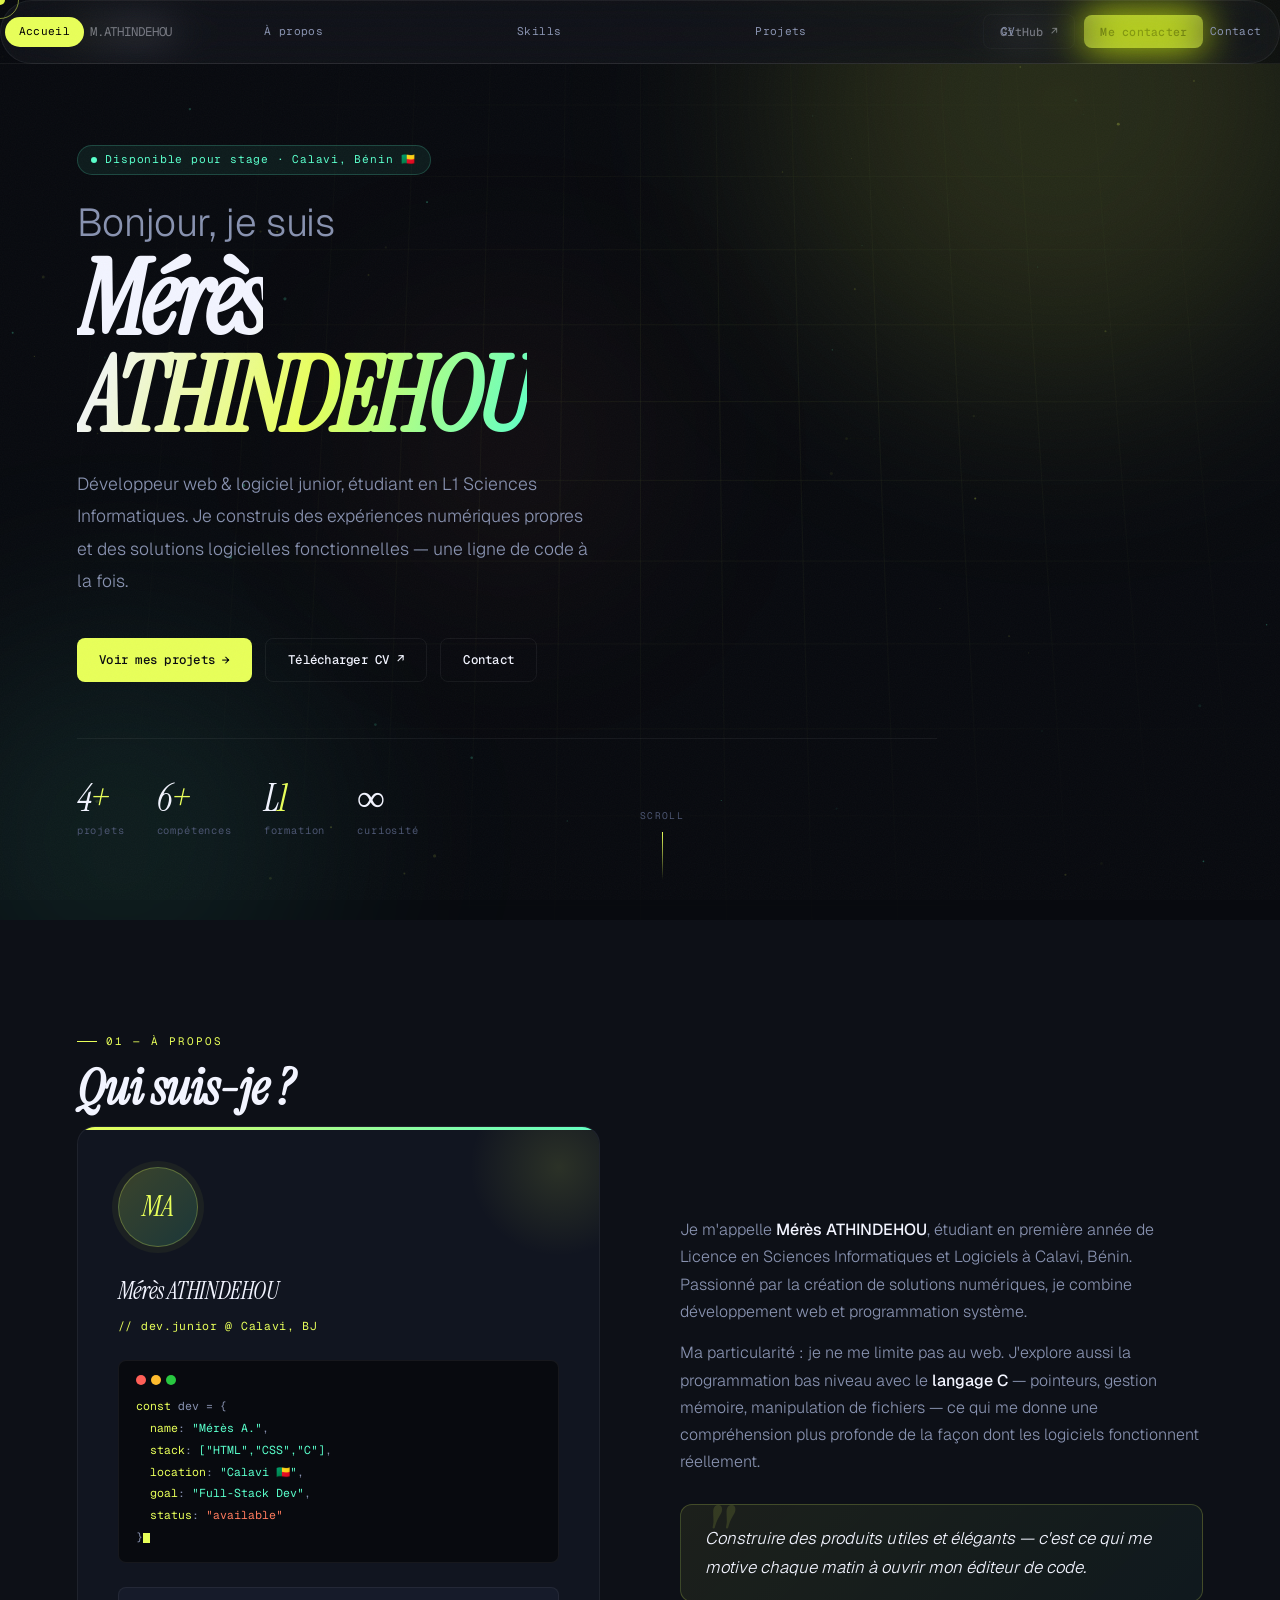
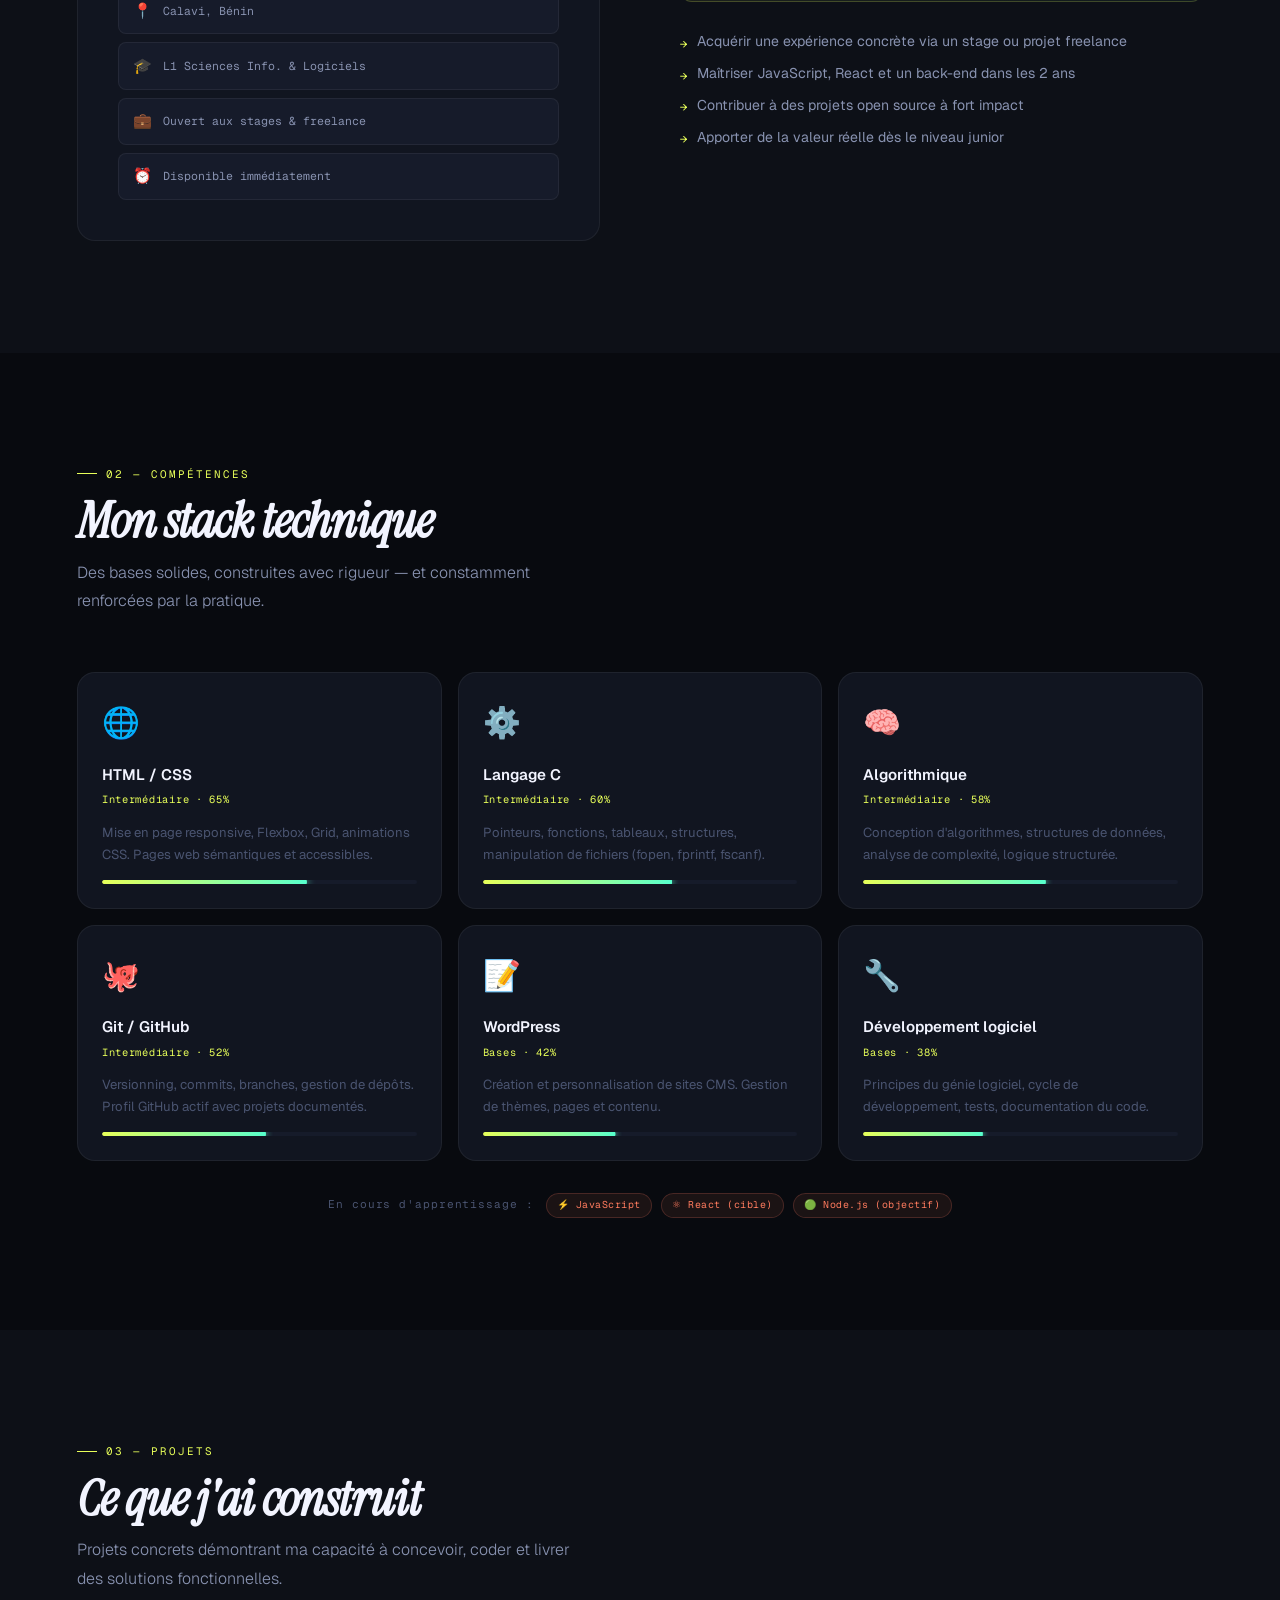
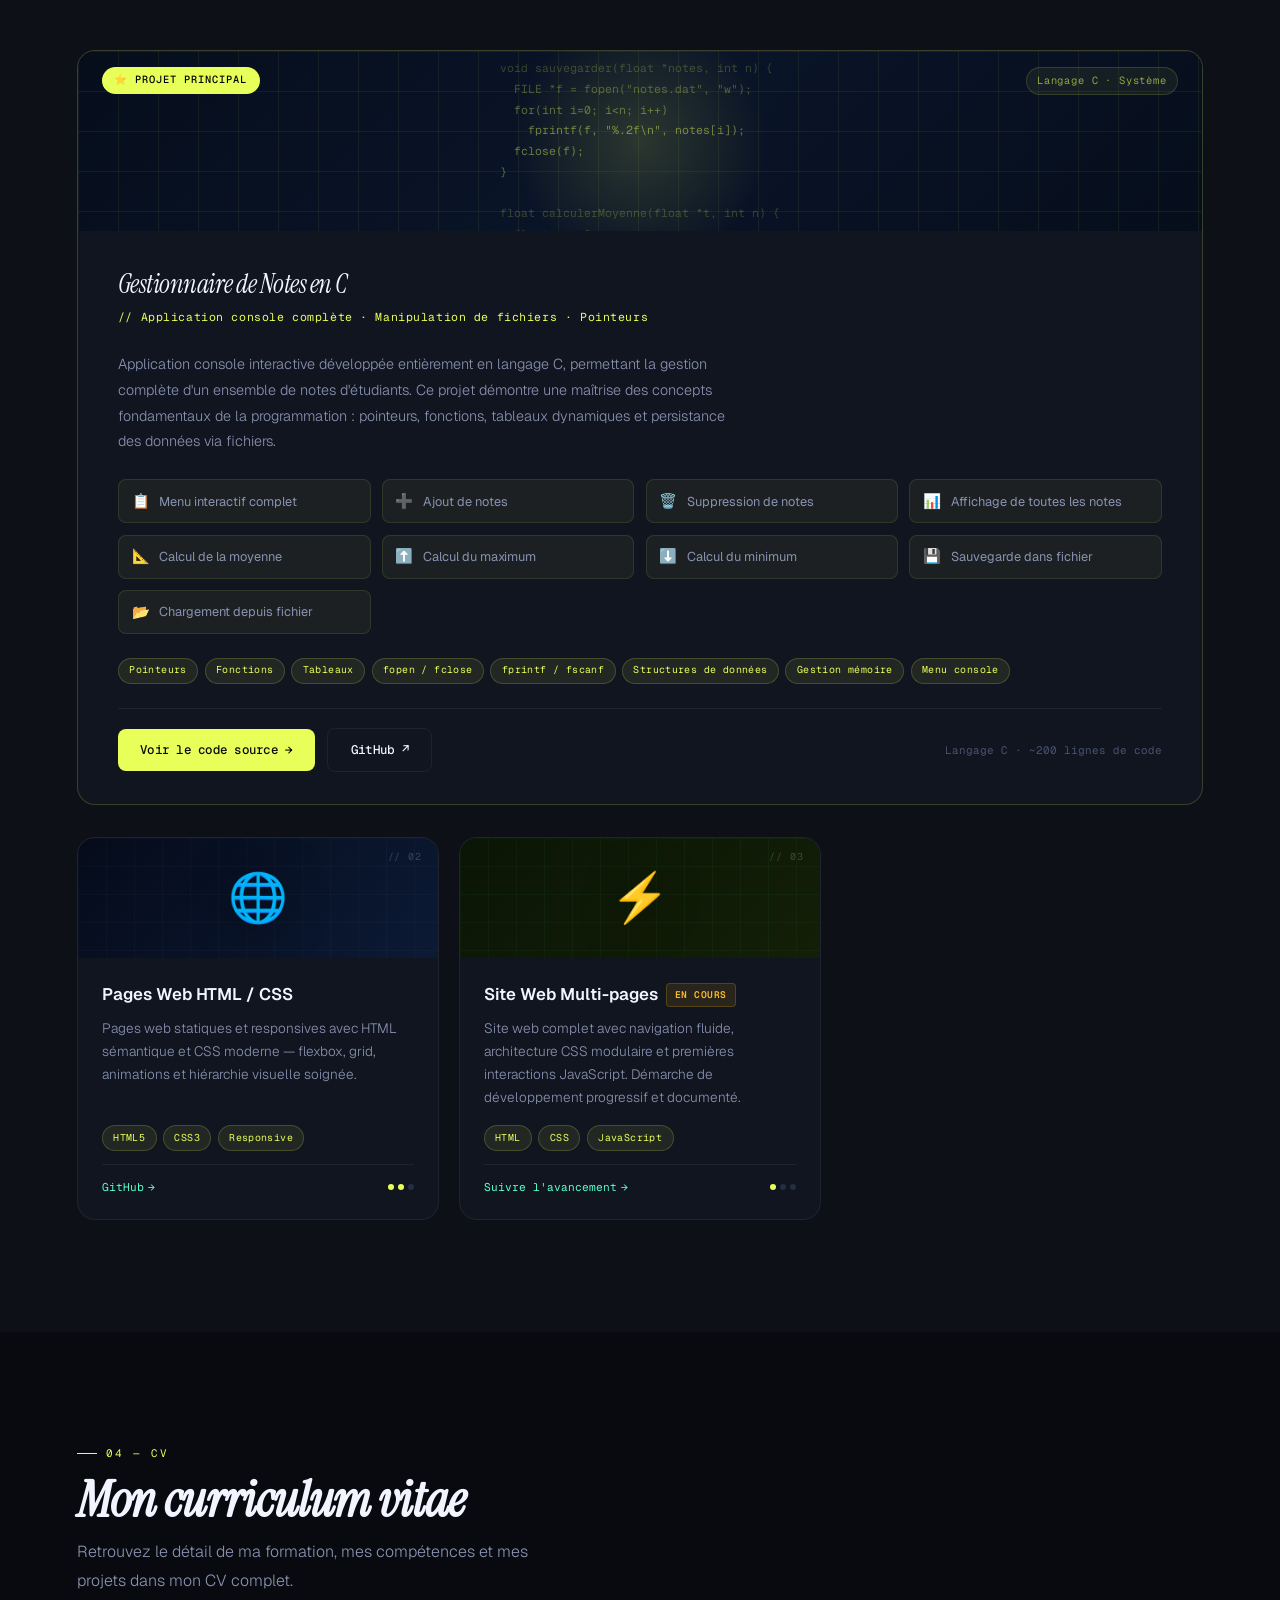
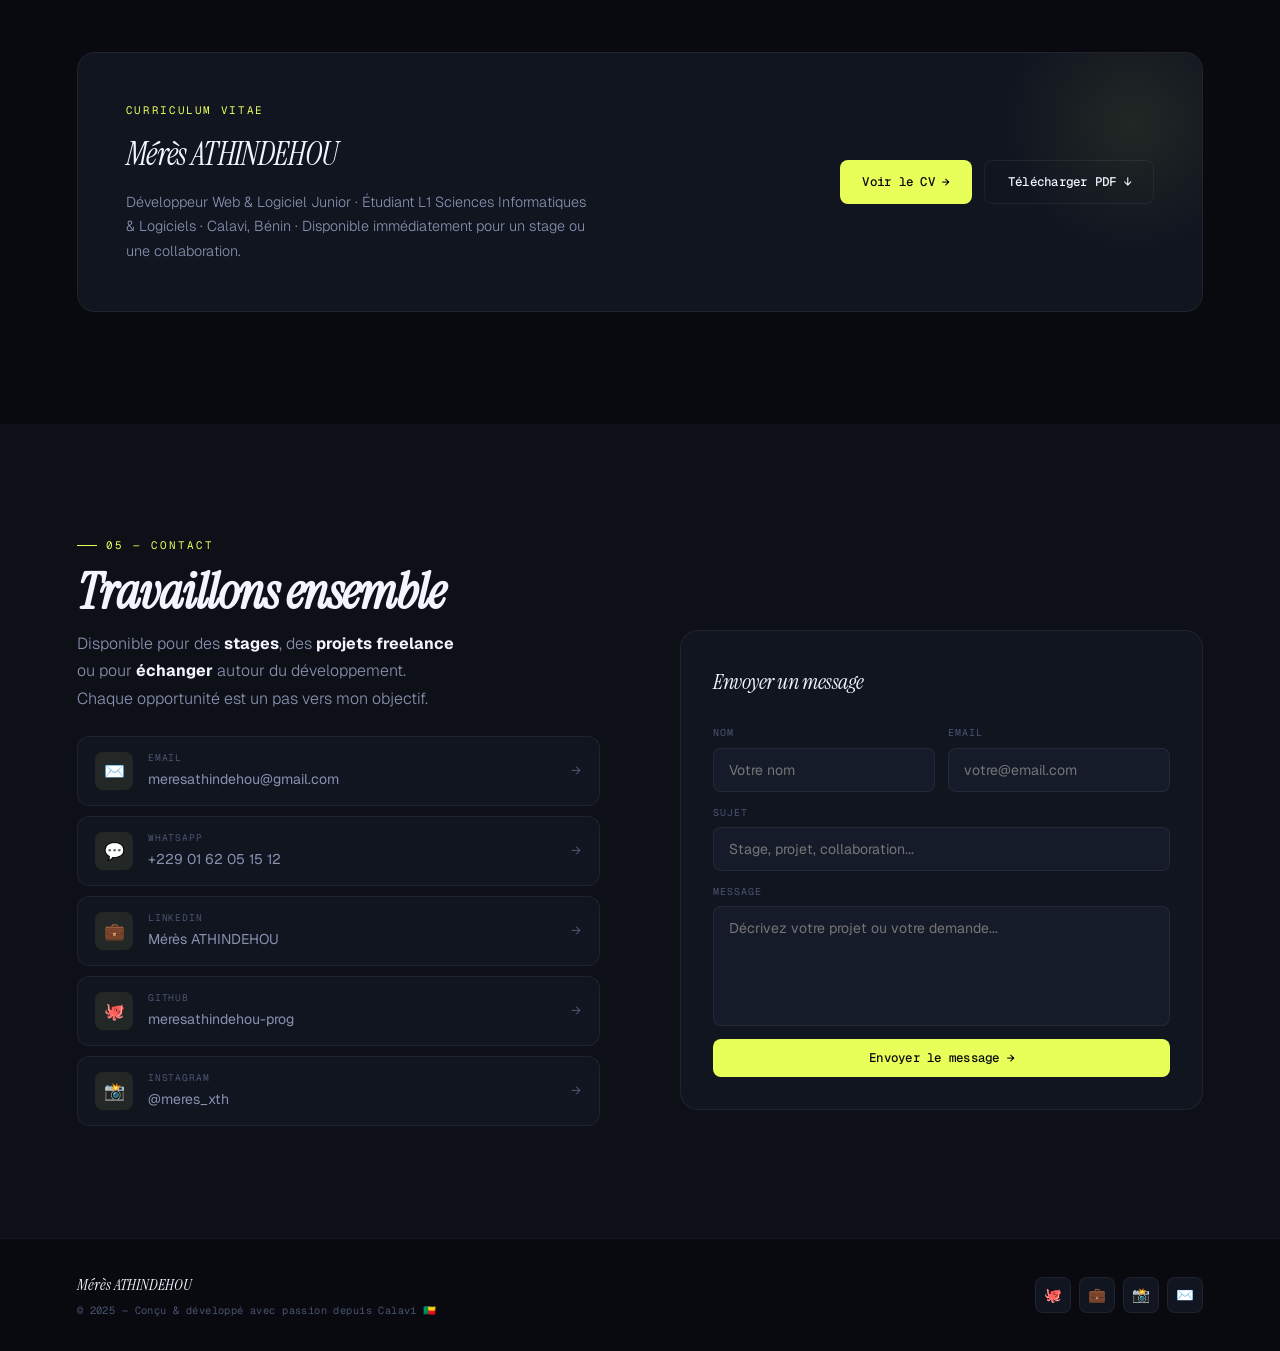
<file: Index.html>
<!DOCTYPE html>
<html lang="fr">
<head>
<meta charset="UTF-8"/>
<meta name="viewport" content="width=device-width, initial-scale=1.0"/>
<title>Mérès ATHINDEHOU — Développeur Junior</title>
<meta name="description" content="Portfolio de Mérès ATHINDEHOU, développeur web & logiciel junior, étudiant en L1 Sciences Informatiques à Calavi, Bénin."/>
<link rel="preconnect" href="https://fonts.googleapis.com"/>
<link rel="preconnect" href="https://fonts.gstatic.com" crossorigin/>
<link href="https://fonts.googleapis.com/css2?family=Instrument+Serif:ital@0;1&family=Geist:wght@300;400;500;600;700&family=Geist+Mono:wght@400;500&display=swap" rel="stylesheet"/>

<style>
/* ═══════════════════════════════════════════
   1. TOKENS
═══════════════════════════════════════════ */
:root {
  --bg:        #080a0f;
  --bg2:       #0d1017;
  --bg3:       #111520;
  --bg4:       #161b2a;
  --surface:   #1a2035;

  --a:         #e8ff59;   /* citron électrique — signature couleur */
  --a2:        #59ffcb;   /* menthe */
  --a3:        #ff7b5e;   /* corail (projets) */

  --t1:        #f2f4ff;
  --t2:        #8892b0;
  --t3:        #4a5470;
  --t4:        #242d45;

  --border:    rgba(255,255,255,.06);
  --border2:   rgba(232,255,89,.18);

  --r:  18px;
  --r2: 12px;
  --r3:  8px;

  --fd: 'Geist', sans-serif;
  --fs: 'Instrument Serif', serif;
  --fm: 'Geist Mono', monospace;

  --ease:   cubic-bezier(.16,1,.3,1);
  --spring: cubic-bezier(.34,1.56,.64,1);
}

/* ═══════════════════════════════════════════
   2. RESET & BASE
═══════════════════════════════════════════ */
*,*::before,*::after{box-sizing:border-box;margin:0;padding:0}
html{font-size:16px;scroll-behavior:smooth}
body{
  font-family:var(--fd);
  background:var(--bg);
  color:var(--t2);
  line-height:1.7;
  overflow-x:hidden;
  cursor:none;
}
::selection{background:rgba(232,255,89,.2);color:var(--t1)}
a{text-decoration:none;color:inherit}
img{max-width:100%;display:block}

/* ═══════════════════════════════════════════
   3. CURSEUR CUSTOM
═══════════════════════════════════════════ */
#cur,#cur-r{
  position:fixed;top:0;left:0;
  border-radius:50%;pointer-events:none;
  transform:translate(-50%,-50%);
  z-index:9999;transition-property:width,height,background,border-color,opacity;
  transition-timing-function:var(--ease);
}
#cur{
  width:10px;height:10px;
  background:var(--a);
  transition-duration:.15s;
  mix-blend-mode:difference;
}
#cur-r{
  width:38px;height:38px;
  border:1.5px solid rgba(232,255,89,.5);
  background:transparent;
  transition-duration:.4s;
}
body.h #cur{width:20px;height:20px}
body.h #cur-r{width:56px;height:56px;border-color:rgba(232,255,89,.25)}
@media(hover:none){#cur,#cur-r{display:none}body{cursor:auto}}

/* ═══════════════════════════════════════════
   4. GRAIN
═══════════════════════════════════════════ */
body::after{
  content:'';position:fixed;inset:0;z-index:9998;pointer-events:none;
  opacity:.032;
  background-image:url("data:image/svg+xml,%3Csvg xmlns='http://www.w3.org/2000/svg' width='200' height='200'%3E%3Cfilter id='n'%3E%3CfeTurbulence type='fractalNoise' baseFrequency='.85' numOctaves='4' stitchTiles='stitch'/%3E%3C/filter%3E%3Crect width='100%25' height='100%25' filter='url(%23n)'/%3E%3C/svg%3E");
}

/* ═══════════════════════════════════════════
   5. LOADER
═══════════════════════════════════════════ */
#loader{
  position:fixed;inset:0;z-index:10000;
  background:var(--bg);
  display:flex;flex-direction:column;align-items:center;justify-content:center;gap:24px;
  transition:opacity .6s var(--ease),visibility .6s;
}
#loader.out{opacity:0;visibility:hidden}
.ld-name{
  font-family:var(--fs);font-size:2.2rem;color:var(--t1);
  letter-spacing:-.02em;font-style:italic;
}
.ld-name em{color:var(--a);font-style:normal}
.ld-bar{width:160px;height:1.5px;background:var(--t4);overflow:hidden;border-radius:2px}
.ld-fill{height:100%;background:linear-gradient(90deg,var(--a),var(--a2));border-radius:2px;animation:ldAnim 1.5s var(--ease) forwards}
@keyframes ldAnim{from{width:0}to{width:100%}}
.ld-pct{font-family:var(--fm);font-size:.7rem;color:var(--t3);letter-spacing:.1em}

/* ═══════════════════════════════════════════
   6. NAVIGATION
═══════════════════════════════════════════ */
nav{
  position:fixed;top:0;left:0;right:0;z-index:500;
  height:64px;
  display:flex;align-items:center;justify-content:space-between;
  padding:0 6vw;
  background:rgba(8,10,15,.65);
  backdrop-filter:blur(20px) saturate(1.6);
  border-bottom:1px solid var(--border);
  transition:box-shadow .3s;
}
nav.s{box-shadow:0 8px 40px rgba(0,0,0,.6)}

.nl{
  font-family:var(--fm);font-size:.78rem;
  color:var(--t1);letter-spacing:-.01em;
  display:flex;align-items:center;gap:6px;
}
.nl-dot{
  width:7px;height:7px;border-radius:50%;background:var(--a);
  animation:blink 2.5s ease-in-out infinite;
}
@keyframes blink{0%,100%{opacity:1;transform:scale(1)}50%{opacity:.4;transform:scale(.65)}}

.nm{
  display:flex;gap:2px;
  background:rgba(255,255,255,.04);
  border:1px solid var(--border);border-radius:50px;padding:4px;
}
.nm a{
  font-family:var(--fm);font-size:.7rem;letter-spacing:.03em;
  color:var(--t2);padding:.35rem .85rem;border-radius:50px;
  transition:background .25s,color .25s;
}
.nm a:hover,.nm a.act{background:var(--a);color:#000}

.nr{display:flex;gap:.6rem;align-items:center}

/* Burger */
.burg{
  display:none;flex-direction:column;gap:5px;
  background:none;border:1px solid var(--border);border-radius:var(--r3);
  padding:.5rem .6rem;cursor:none;
}
.burg span{display:block;width:18px;height:1.5px;background:var(--t1);transition:.3s var(--ease)}
.burg.o span:nth-child(1){transform:translateY(6.5px) rotate(45deg)}
.burg.o span:nth-child(2){opacity:0}
.burg.o span:nth-child(3){transform:translateY(-6.5px) rotate(-45deg)}

.mob{
  display:none;position:fixed;top:64px;left:0;right:0;z-index:490;
  flex-direction:column;gap:0;
  background:rgba(8,10,15,.97);backdrop-filter:blur(20px);
  border-bottom:1px solid var(--border);
  opacity:0;pointer-events:none;
  transition:opacity .35s var(--ease);
}
.mob.o{display:flex;opacity:1;pointer-events:all}
.mob a{
  font-family:var(--fd);font-size:1.4rem;font-weight:600;color:var(--t1);
  padding:1rem 6vw;border-bottom:1px solid var(--border);
  transition:color .2s,padding-left .2s;
}
.mob a:hover{color:var(--a);padding-left:calc(6vw + 8px)}

/* ═══════════════════════════════════════════
   7. BOUTONS
═══════════════════════════════════════════ */
.btn{
  display:inline-flex;align-items:center;gap:7px;
  font-family:var(--fm);font-size:.78rem;font-weight:500;letter-spacing:.02em;
  padding:.65rem 1.4rem;border-radius:var(--r3);
  border:none;cursor:none;text-decoration:none;
  transition:transform .3s var(--spring),box-shadow .3s,background .25s,color .25s;
  position:relative;overflow:hidden;white-space:nowrap;
}
.btn::before{
  content:'';position:absolute;inset:0;
  background:rgba(255,255,255,.09);opacity:0;
  transition:opacity .2s;
}
.btn:hover::before{opacity:1}
.btn:active{transform:scale(.97)!important}
.btn .arr{display:inline-block;transition:transform .3s var(--spring)}
.btn:hover .arr{transform:translateX(4px)}

.btn-a{background:var(--a);color:#080a0f;box-shadow:0 0 0 rgba(232,255,89,0)}
.btn-a:hover{transform:translateY(-2px);box-shadow:0 10px 30px rgba(232,255,89,.3)}

.btn-g{background:transparent;color:var(--t1);border:1px solid var(--border)}
.btn-g:hover{border-color:var(--a);color:var(--a);transform:translateY(-2px)}

.btn-sm{padding:.45rem 1rem;font-size:.72rem}

/* ═══════════════════════════════════════════
   8. SECTIONS COMMUNES
═══════════════════════════════════════════ */
section{position:relative;padding:7rem 6vw;z-index:1}
.alt{background:var(--bg2)}

.eyebrow{
  font-family:var(--fm);font-size:.68rem;letter-spacing:.18em;
  color:var(--a);text-transform:uppercase;margin-bottom:.6rem;
  display:flex;align-items:center;gap:.6rem;
}
.eyebrow::before{content:'';width:20px;height:1px;background:var(--a)}

h2{
  font-family:var(--fs);font-size:clamp(2rem,4vw,3.2rem);
  font-style:italic;color:var(--t1);letter-spacing:-.02em;
  line-height:1.1;margin-bottom:.6rem;
}
.sec-sub{font-size:1rem;font-weight:300;color:var(--t2);max-width:500px;margin-bottom:3.5rem;line-height:1.8}

/* ═══════════════════════════════════════════
   9. HERO
═══════════════════════════════════════════ */
#hero{
  min-height:100vh;display:flex;flex-direction:column;
  justify-content:center;padding-top:9rem;padding-bottom:5rem;
  overflow:hidden;
}

/* Canvas particules */
#pc{position:absolute;inset:0;z-index:0;opacity:.6;pointer-events:none}

/* Grille en perspective */
.hg{
  position:absolute;inset:0;z-index:0;pointer-events:none;
  background-image:
    linear-gradient(rgba(232,255,89,.05) 1px,transparent 1px),
    linear-gradient(90deg,rgba(232,255,89,.05) 1px,transparent 1px);
  background-size:80px 80px;
  mask-image:radial-gradient(ellipse 70% 70% at 55% 45%,black,transparent 80%);
  transform:perspective(900px) rotateX(8deg);
}

/* Orbes */
.orb{position:absolute;border-radius:50%;filter:blur(110px);pointer-events:none;animation:orbf 14s ease-in-out infinite alternate}
.o1{width:560px;height:560px;background:rgba(232,255,89,.14);top:-180px;right:-60px}
.o2{width:400px;height:400px;background:rgba(89,255,203,.09);bottom:-120px;left:-80px;animation-delay:-5s}
.o3{width:250px;height:250px;background:rgba(255,123,94,.07);top:35%;left:30%;animation-delay:-10s}
@keyframes orbf{from{transform:translate(0,0) scale(1)}to{transform:translate(30px,20px) scale(1.08)}}

.hero-inner{position:relative;z-index:2;max-width:860px}

.h-badge{
  display:inline-flex;align-items:center;gap:8px;
  background:rgba(89,255,203,.07);border:1px solid rgba(89,255,203,.2);
  border-radius:50px;padding:.3rem .85rem;
  font-family:var(--fm);font-size:.7rem;letter-spacing:.07em;color:var(--a2);
  margin-bottom:1.8rem;
  opacity:0;animation:su .7s .3s var(--ease) forwards;
}
.h-badge::before{
  content:'';width:6px;height:6px;border-radius:50%;background:var(--a2);
  animation:blink 2s infinite;
}

h1{
  font-family:var(--fs);font-size:clamp(3.2rem,8vw,7rem);
  font-style:italic;color:var(--t1);letter-spacing:-.04em;
  line-height:.95;margin-bottom:1.4rem;
  opacity:0;animation:su .8s .45s var(--ease) forwards;
}
h1 .hl{
  background:linear-gradient(110deg,var(--t1) 30%,var(--a) 65%,var(--a2) 100%);
  -webkit-background-clip:text;-webkit-text-fill-color:transparent;background-clip:text;
}
h1 .small{display:block;font-size:.38em;font-style:normal;font-family:var(--fd);font-weight:300;color:var(--t2);letter-spacing:-.01em;margin-bottom:.25em}

.h-desc{
  font-size:1.1rem;font-weight:300;color:var(--t2);
  max-width:520px;line-height:1.85;margin-bottom:2.5rem;
  opacity:0;animation:su .7s .65s var(--ease) forwards;
}

.h-ctas{
  display:flex;gap:.8rem;flex-wrap:wrap;margin-bottom:3.5rem;
  opacity:0;animation:su .7s .8s var(--ease) forwards;
}

/* Stats hero */
.h-stats{
  display:flex;gap:3rem;padding-top:2.5rem;
  border-top:1px solid var(--border);
  opacity:0;animation:su .7s 1s var(--ease) forwards;
  flex-wrap:wrap;gap:2rem;
}
.stat{display:flex;flex-direction:column}
.s-n{
  font-family:var(--fs);font-size:2.4rem;font-style:italic;
  color:var(--t1);line-height:1;letter-spacing:-.04em;
}
.s-n span{color:var(--a)}
.s-l{font-family:var(--fm);font-size:.65rem;color:var(--t3);letter-spacing:.08em;margin-top:.3rem}

/* Scroll hint */
.sc-hint{
  position:absolute;bottom:2.5rem;left:50%;transform:translateX(-50%);
  display:flex;flex-direction:column;align-items:center;gap:.5rem;z-index:2;
  opacity:0;animation:su .6s 1.3s var(--ease) forwards;
}
.sc-hint span{font-family:var(--fm);font-size:.6rem;letter-spacing:.14em;color:var(--t3)}
.sc-line{width:1px;height:48px;background:linear-gradient(var(--a),transparent);animation:scrl 2s ease-in-out infinite}
@keyframes scrl{0%{transform:scaleY(0);transform-origin:top;opacity:1}50%{transform:scaleY(1);transform-origin:top;opacity:1}100%{transform:scaleY(1);transform-origin:bottom;opacity:0}}

@keyframes su{from{opacity:0;transform:translateY(26px)}to{opacity:1;transform:translateY(0)}}

/* ═══════════════════════════════════════════
   10. À PROPOS
═══════════════════════════════════════════ */
.about-grid{
  display:grid;grid-template-columns:1fr 1fr;gap:5rem;align-items:center;
}

/* Carte avatar */
.av-card{
  background:var(--bg3);border:1px solid var(--border);border-radius:var(--r);
  padding:2.5rem;position:relative;overflow:hidden;
  transition:transform .4s var(--ease),box-shadow .4s;
}
.av-card:hover{transform:translateY(-6px) rotate(.4deg);box-shadow:0 30px 70px rgba(0,0,0,.5)}
.av-card::before{
  content:'';position:absolute;top:0;left:0;right:0;height:3px;
  background:linear-gradient(90deg,var(--a),var(--a2));
}
.av-card::after{
  content:'';position:absolute;top:-50px;right:-50px;
  width:180px;height:180px;
  background:radial-gradient(circle,rgba(232,255,89,.12),transparent 70%);
  pointer-events:none;
}

.av-init{
  width:80px;height:80px;border-radius:50%;
  background:linear-gradient(135deg,rgba(232,255,89,.2),rgba(89,255,203,.15));
  border:1px solid rgba(232,255,89,.25);
  display:flex;align-items:center;justify-content:center;
  font-family:var(--fs);font-size:1.8rem;font-style:italic;color:var(--a);
  margin-bottom:1.5rem;
  box-shadow:0 0 0 6px rgba(232,255,89,.05);
}

.av-name{font-family:var(--fs);font-size:1.5rem;font-style:italic;color:var(--t1);letter-spacing:-.02em;margin-bottom:.3rem}
.av-role{font-family:var(--fm);font-size:.72rem;color:var(--a);letter-spacing:.06em;margin-bottom:1.5rem}

.term{
  background:var(--bg);border:1px solid var(--border);border-radius:var(--r3);
  padding:.9rem 1.1rem;font-family:var(--fm);font-size:.72rem;line-height:1.9;
}
.th{display:flex;gap:5px;margin-bottom:.6rem}
.td{width:10px;height:10px;border-radius:50%}
.td-r{background:#ff5f57}.td-y{background:#febc2e}.td-g{background:#28c840}
.tk{color:var(--a)} .tv{color:var(--a2)} .ts{color:var(--a3)}
.tc{color:var(--t4)} .tcur{display:inline-block;width:7px;height:.9em;background:var(--a);vertical-align:middle;animation:blink .9s step-end infinite}

.meta-list{display:flex;flex-direction:column;gap:.5rem;margin-top:1.5rem}
.mc{
  display:flex;align-items:center;gap:.7rem;
  background:var(--bg4);border:1px solid var(--border);border-radius:var(--r3);
  padding:.6rem .9rem;font-family:var(--fm);font-size:.72rem;color:var(--t2);
  transition:border-color .25s,color .25s,transform .25s var(--spring);
}
.mc:hover{border-color:var(--a);color:var(--t1);transform:translateX(4px)}
.mc .mi{font-size:.95rem}

.about-text p{font-weight:300;margin-bottom:.9rem;color:var(--t2)}
.about-text strong{color:var(--t1);font-weight:500}

.quote-block{
  margin:1.8rem 0;padding:1.2rem 1.5rem;
  background:linear-gradient(135deg,rgba(232,255,89,.07),rgba(89,255,203,.04));
  border:1px solid rgba(232,255,89,.2);border-radius:var(--r2);
  font-style:italic;font-size:1.05rem;color:var(--t1);font-weight:300;
  position:relative;
}
.quote-block::before{
  content:'"';font-family:var(--fs);font-size:6rem;color:var(--a);opacity:.12;
  position:absolute;top:-.6rem;left:1rem;line-height:1;pointer-events:none;
}

.goals{display:flex;flex-direction:column;gap:.5rem;margin-top:1.2rem}
.goal{
  display:flex;align-items:flex-start;gap:.6rem;
  font-size:.88rem;color:var(--t2);
}
.goal::before{content:'→';color:var(--a);font-family:var(--fm);font-size:.75rem;margin-top:.2rem;flex-shrink:0}

/* ═══════════════════════════════════════════
   11. COMPÉTENCES
═══════════════════════════════════════════ */
.sk-grid{display:grid;grid-template-columns:repeat(auto-fill,minmax(280px,1fr));gap:1rem}

.sk-card{
  background:var(--bg3);border:1px solid var(--border);border-radius:var(--r);
  padding:1.5rem;
  transition:border-color .3s,transform .3s var(--spring),box-shadow .3s;
  position:relative;overflow:hidden;
}
.sk-card::after{
  content:'';position:absolute;inset:0;
  background:linear-gradient(135deg,rgba(232,255,89,.05),transparent);
  opacity:0;transition:opacity .3s;
}
.sk-card:hover{border-color:rgba(232,255,89,.35);transform:translateY(-4px);box-shadow:0 20px 50px rgba(0,0,0,.4)}
.sk-card:hover::after{opacity:1}

.sk-ic{font-size:1.9rem;margin-bottom:.8rem}
.sk-name{font-family:var(--fd);font-weight:600;font-size:.95rem;color:var(--t1);margin-bottom:.25rem}
.sk-lv{font-family:var(--fm);font-size:.65rem;color:var(--a);letter-spacing:.07em;margin-bottom:.8rem}
.sk-desc{font-size:.82rem;color:var(--t3);line-height:1.65;margin-bottom:.9rem}

.bar-t{height:4px;background:var(--bg4);border-radius:4px;overflow:hidden}
.bar-f{
  height:100%;border-radius:4px;
  background:linear-gradient(90deg,var(--a),var(--a2));
  transform:scaleX(0);transform-origin:left;
  transition:transform 1.2s var(--ease);position:relative;
}
.bar-f::after{
  content:'';position:absolute;right:0;top:50%;transform:translateY(-50%);
  width:8px;height:8px;border-radius:50%;background:var(--a2);
  box-shadow:0 0 10px var(--a2);
  opacity:0;transition:opacity .3s .9s;
}
.sk-card.vis .bar-f{transform:scaleX(1)}
.sk-card.vis .bar-f::after{opacity:1}

/* En cours badge */
.learning{
  display:inline-flex;align-items:center;gap:5px;
  background:rgba(255,123,94,.08);border:1px solid rgba(255,123,94,.2);
  border-radius:50px;padding:.2rem .65rem;
  font-family:var(--fm);font-size:.62rem;color:var(--a3);letter-spacing:.05em;margin-top:.5rem;
}

/* ═══════════════════════════════════════════
   12. PROJETS
═══════════════════════════════════════════ */
/* Carte FEATURED — Gestionnaire de notes */
.proj-featured{
  background:var(--bg3);
  border:1px solid var(--border2);
  border-radius:var(--r);
  overflow:hidden;margin-bottom:2rem;
  transition:box-shadow .4s;
  position:relative;
}
.proj-featured:hover{box-shadow:0 30px 80px rgba(232,255,89,.08),0 0 0 1px rgba(232,255,89,.25)}

/* Bannière featured */
.pf-banner{
  height:180px;position:relative;overflow:hidden;
  background:linear-gradient(135deg,#060e1c 0%,#0a1428 50%,#060e1c 100%);
}
.pf-grid{
  position:absolute;inset:0;
  background-image:
    linear-gradient(rgba(232,255,89,.06) 1px,transparent 1px),
    linear-gradient(90deg,rgba(232,255,89,.06) 1px,transparent 1px);
  background-size:40px 40px;
}
.pf-glow{
  position:absolute;top:50%;left:50%;transform:translate(-50%,-50%);
  width:300px;height:300px;
  background:radial-gradient(circle,rgba(232,255,89,.15),transparent 60%);
}
.pf-badge{
  position:absolute;top:1rem;left:1.5rem;
  font-family:var(--fm);font-size:.65rem;letter-spacing:.1em;
  background:var(--a);color:#000;padding:.28rem .75rem;border-radius:50px;
  font-weight:500;
}
.pf-lang{
  position:absolute;top:1rem;right:1.5rem;
  font-family:var(--fm);font-size:.65rem;letter-spacing:.08em;color:rgba(232,255,89,.6);
  background:rgba(232,255,89,.06);border:1px solid rgba(232,255,89,.15);
  padding:.25rem .65rem;border-radius:50px;
}
.pf-code{
  position:absolute;inset:0;display:flex;align-items:center;justify-content:center;
  font-family:var(--fm);font-size:.72rem;color:rgba(232,255,89,.5);
  line-height:1.8;text-align:left;padding:2rem 3rem;
  white-space:pre;pointer-events:none;
  mask-image:radial-gradient(ellipse 80% 70% at 50% 50%,black,transparent);
}

.pf-body{padding:2rem 2.5rem}
.pf-head{display:flex;align-items:flex-start;justify-content:space-between;gap:1rem;margin-bottom:.6rem}
.pf-title{font-family:var(--fs);font-size:1.6rem;font-style:italic;color:var(--t1);letter-spacing:-.02em}
.pf-sub{font-family:var(--fm);font-size:.72rem;color:var(--a);letter-spacing:.05em;margin-bottom:1rem}
.pf-desc{font-size:.9rem;font-weight:300;color:var(--t2);line-height:1.8;margin-bottom:1.5rem;max-width:620px}

/* Grille fonctionnalités */
.feat-grid{
  display:grid;grid-template-columns:repeat(auto-fill,minmax(200px,1fr));gap:.7rem;margin-bottom:1.5rem;
}
.feat{
  display:flex;align-items:center;gap:.6rem;
  background:rgba(232,255,89,.05);border:1px solid rgba(232,255,89,.1);
  border-radius:var(--r3);padding:.55rem .8rem;
  font-size:.8rem;color:var(--t2);
  transition:border-color .25s,color .25s,background .25s;
}
.feat:hover{border-color:rgba(232,255,89,.3);color:var(--t1);background:rgba(232,255,89,.08)}
.feat-ic{font-size:.9rem}

.sk-tags{display:flex;flex-wrap:wrap;gap:.4rem;margin-bottom:1.5rem}
.sk-tag{
  font-family:var(--fm);font-size:.62rem;letter-spacing:.04em;
  padding:.22rem .65rem;border-radius:50px;
  background:rgba(232,255,89,.08);border:1px solid rgba(232,255,89,.18);color:var(--a);
}

.pf-foot{
  display:flex;align-items:center;gap:.8rem;
  padding-top:1.2rem;border-top:1px solid var(--border);
  flex-wrap:wrap;
}

/* Cartes secondaires */
.proj-grid{display:grid;grid-template-columns:repeat(auto-fill,minmax(300px,1fr));gap:1.2rem}
.pc{
  background:var(--bg3);border:1px solid var(--border);border-radius:var(--r);
  overflow:hidden;display:flex;flex-direction:column;
  transition:transform .35s var(--ease),box-shadow .35s,border-color .35s;
}
.pc:hover{transform:translateY(-6px);box-shadow:0 25px 60px rgba(0,0,0,.45);border-color:rgba(255,255,255,.12)}

.pc-banner{
  height:120px;position:relative;overflow:hidden;
  display:flex;align-items:center;justify-content:center;
}
.pcb1{background:linear-gradient(135deg,#050b1a,#0c1a35)}
.pcb2{background:linear-gradient(135deg,#0a1505,#141f08)}
.pc-ico{font-size:3rem;position:relative;z-index:1;filter:drop-shadow(0 4px 20px rgba(0,0,0,.5))}
.pc-bnum{position:absolute;top:.7rem;right:1rem;font-family:var(--fm);font-size:.62rem;color:rgba(255,255,255,.2);letter-spacing:.1em}
.pc-bg-grid{
  position:absolute;inset:0;opacity:.6;
  background-image:
    linear-gradient(rgba(255,255,255,.04) 1px,transparent 1px),
    linear-gradient(90deg,rgba(255,255,255,.04) 1px,transparent 1px);
  background-size:28px 28px;
}
.pc-body{padding:1.4rem 1.5rem;flex:1;display:flex;flex-direction:column}
.pc-t{font-family:var(--fd);font-size:1.05rem;font-weight:600;color:var(--t1);margin-bottom:.5rem}
.pc-d{font-size:.85rem;font-weight:300;color:var(--t2);line-height:1.7;flex:1;margin-bottom:1rem}
.pc-foot{display:flex;align-items:center;justify-content:space-between;padding-top:.8rem;border-top:1px solid var(--border)}
.pc-link{font-family:var(--fm);font-size:.7rem;color:var(--a2);display:inline-flex;align-items:center;gap:4px;transition:gap .25s var(--spring)}
.pc-link:hover{gap:9px}

/* ═══════════════════════════════════════════
   13. CV SECTION
═══════════════════════════════════════════ */
.cv-block{
  background:var(--bg3);border:1px solid var(--border);border-radius:var(--r);
  padding:3rem;display:flex;align-items:center;justify-content:space-between;gap:2rem;
  flex-wrap:wrap;position:relative;overflow:hidden;
  transition:border-color .3s,box-shadow .3s;
}
.cv-block:hover{border-color:rgba(232,255,89,.25);box-shadow:0 20px 60px rgba(0,0,0,.4)}
.cv-block::before{
  content:'';position:absolute;top:-80px;right:-80px;
  width:300px;height:300px;
  background:radial-gradient(circle,rgba(232,255,89,.08),transparent 60%);
  pointer-events:none;
}
.cv-left{}
.cv-label{font-family:var(--fm);font-size:.68rem;letter-spacing:.15em;color:var(--a);margin-bottom:.5rem}
.cv-title{font-family:var(--fs);font-size:2rem;font-style:italic;color:var(--t1);letter-spacing:-.02em;margin-bottom:.5rem}
.cv-desc{font-size:.9rem;font-weight:300;color:var(--t2);max-width:460px}
.cv-right{display:flex;gap:.8rem;flex-wrap:wrap}

/* ═══════════════════════════════════════════
   14. CONTACT
═══════════════════════════════════════════ */
.ct-layout{display:grid;grid-template-columns:1fr 1fr;gap:5rem;align-items:start}

.ct-links{display:flex;flex-direction:column;gap:.6rem;margin-top:1.5rem}
.cl{
  display:flex;align-items:center;gap:.9rem;
  background:var(--bg3);border:1px solid var(--border);border-radius:var(--r2);
  padding:.85rem 1.1rem;color:var(--t2);font-size:.88rem;
  transition:all .3s var(--ease);position:relative;overflow:hidden;
}
.cl::before{
  content:'';position:absolute;left:0;top:0;bottom:0;width:3px;
  background:linear-gradient(var(--a),var(--a2));
  transform:scaleY(0);transform-origin:bottom;transition:transform .3s var(--ease);
}
.cl:hover{border-color:rgba(232,255,89,.25);background:var(--bg4);color:var(--t1);transform:translateX(5px)}
.cl:hover::before{transform:scaleY(1)}
.cl-ic{width:38px;height:38px;border-radius:var(--r3);background:rgba(232,255,89,.08);display:flex;align-items:center;justify-content:center;font-size:1.05rem;flex-shrink:0}
.cl-info{display:flex;flex-direction:column}
.cl-label{font-family:var(--fm);font-size:.6rem;color:var(--t3);letter-spacing:.09em;margin-bottom:1px}
.cl-val{font-weight:400}
.cl-arr{margin-left:auto;color:var(--t3);font-size:.8rem;transition:color .2s,transform .25s var(--spring)}
.cl:hover .cl-arr{color:var(--a);transform:translateX(4px)}

/* Formulaire */
.form-card{background:var(--bg3);border:1px solid var(--border);border-radius:var(--r);padding:2rem}
.form-t{font-family:var(--fs);font-size:1.4rem;font-style:italic;color:var(--t1);letter-spacing:-.02em;margin-bottom:1.5rem}
.form-row{display:grid;grid-template-columns:1fr 1fr;gap:.8rem}
.fg{display:flex;flex-direction:column;gap:.35rem;margin-bottom:.8rem}
.fl{font-family:var(--fm);font-size:.62rem;letter-spacing:.1em;color:var(--t3)}
.fi,.ft{
  background:var(--bg4);border:1px solid var(--border);border-radius:var(--r3);
  padding:.75rem .95rem;color:var(--t1);font-family:var(--fd);font-size:.88rem;
  outline:none;transition:border-color .25s,box-shadow .25s,background .25s;resize:none;width:100%;
}
.fi:focus,.ft:focus{border-color:var(--a);background:var(--surface);box-shadow:0 0 0 3px rgba(232,255,89,.1)}
.ft{min-height:120px}
.f-ok{font-family:var(--fm);font-size:.75rem;color:var(--a2);margin-top:.6rem;display:none;align-items:center;gap:.5rem}
.f-ok.show{display:flex}

/* ═══════════════════════════════════════════
   15. FOOTER
═══════════════════════════════════════════ */
footer{
  border-top:1px solid var(--border);
  padding:2rem 6vw;
  display:flex;align-items:center;justify-content:space-between;flex-wrap:wrap;gap:1rem;
  position:relative;z-index:1;
}
.fl-brand{font-family:var(--fs);font-size:1rem;font-style:italic;color:var(--t1)}
.fl-copy{font-family:var(--fm);font-size:.65rem;color:var(--t3);letter-spacing:.04em;margin-top:.2rem}
.fl-soc{display:flex;gap:.5rem}
.soc{
  width:36px;height:36px;border-radius:var(--r3);
  background:var(--bg3);border:1px solid var(--border);
  display:flex;align-items:center;justify-content:center;font-size:.9rem;
  transition:border-color .25s,transform .25s var(--spring),background .25s;
}
.soc:hover{border-color:var(--a);background:rgba(232,255,89,.08);transform:translateY(-3px)}

/* ═══════════════════════════════════════════
   16. BACK TO TOP
═══════════════════════════════════════════ */
#btt{
  position:fixed;bottom:2rem;right:2rem;z-index:200;
  width:44px;height:44px;border-radius:50%;
  background:var(--a);color:#000;
  display:flex;align-items:center;justify-content:center;font-size:1rem;
  border:none;cursor:none;
  opacity:0;pointer-events:none;transform:translateY(10px);
  transition:opacity .3s,transform .3s var(--spring),box-shadow .3s;
  box-shadow:0 4px 20px rgba(232,255,89,.3);
}
#btt.show{opacity:1;pointer-events:all;transform:translateY(0)}
#btt:hover{transform:translateY(-3px);box-shadow:0 10px 30px rgba(232,255,89,.45)}

/* ═══════════════════════════════════════════
   17. REVEAL ANIMATIONS
═══════════════════════════════════════════ */
.rv{opacity:0;transform:translateY(30px);transition:opacity .75s var(--ease),transform .75s var(--ease)}
.rv.vis{opacity:1;transform:translateY(0)}
.d1{transition-delay:.07s}.d2{transition-delay:.14s}.d3{transition-delay:.21s}
.d4{transition-delay:.28s}.d5{transition-delay:.35s}.d6{transition-delay:.42s}

/* ═══════════════════════════════════════════
   18. RESPONSIVE
═══════════════════════════════════════════ */
@media(max-width:1024px){
  .about-grid,.ct-layout{grid-template-columns:1fr;gap:3rem}
}
@media(max-width:768px){
  nav{padding:0 4vw}
  .nm,.nr .btn{display:none}
  .burg{display:flex}
  section{padding:5rem 4vw}
  #hero{padding-top:8rem;padding-left:4vw;padding-right:4vw}
  .h-stats{gap:1.5rem}
  .pf-body{padding:1.5rem}
  .cv-block{padding:2rem}
  footer{padding:1.5rem 4vw}
  .form-row{grid-template-columns:1fr}
}
@media(max-width:480px){
  h1{font-size:2.8rem}
  .feat-grid{grid-template-columns:1fr}
  .proj-grid{grid-template-columns:1fr}
}
</style>
</head>
<body>

<!-- Curseur -->
<div id="cur"></div>
<div id="cur-r"></div>

<!-- Loader -->
<div id="loader">
  <div class="ld-name">Mérès <em>ATHINDEHOU</em></div>
  <div class="ld-bar"><div class="ld-fill"></div></div>
  <div class="ld-pct" id="ldp">0%</div>
</div>

<!-- Back to top -->
<button id="btt" aria-label="Retour en haut">↑</button>

<!-- ═══════ NAVIGATION ═══════ -->
<nav id="nav">
  <a href="#hero" class="nl"><span class="nl-dot"></span>M.ATHINDEHOU</a>
  <nav class="nm" aria-label="Navigation principale">
    <a href="#hero">Accueil</a>
    <a href="#apropos">À propos</a>
    <a href="#competences">Skills</a>
    <a href="#projets">Projets</a>
    <a href="#cv">CV</a>
    <a href="#contact">Contact</a>
  </nav>
  <div class="nr">
    <a href="https://github.com/meresathindehou-prog/portofolio_meres" target="_blank" rel="noopener" class="btn btn-g btn-sm">GitHub <span class="arr">↗</span></a>
    <a href="#contact" class="btn btn-a btn-sm">Me contacter</a>
  </div>
  <button class="burg" id="burg" aria-label="Menu"><span></span><span></span><span></span></button>
</nav>

<!-- Menu mobile -->
<div class="mob" id="mob">
  <a href="#hero"        onclick="cm()">Accueil</a>
  <a href="#apropos"     onclick="cm()">À propos</a>
  <a href="#competences" onclick="cm()">Compétences</a>
  <a href="#projets"     onclick="cm()">Projets</a>
  <a href="#cv"          onclick="cm()">CV</a>
  <a href="#contact"     onclick="cm()">Contact</a>
</div>

<!-- ═══════ HERO ═══════ -->
<section id="hero">
  <canvas id="pc"></canvas>
  <div class="hg"></div>
  <div class="orb o1"></div>
  <div class="orb o2"></div>
  <div class="orb o3"></div>

  <div class="hero-inner">
    <div class="h-badge">Disponible pour stage · Calavi, Bénin 🇧🇯</div>

    <h1>
      <span class="small">Bonjour, je suis</span>
      <span class="hl">Mérès<br>ATHINDEHOU</span>
    </h1>

    <p class="h-desc">
      Développeur web &amp; logiciel junior, étudiant en L1 Sciences Informatiques.
      Je construis des expériences numériques propres et des solutions logicielles
      fonctionnelles — une ligne de code à la fois.
    </p>

    <div class="h-ctas">
      <a href="#projets" class="btn btn-a">Voir mes projets <span class="arr">→</span></a>
      <a href="https://drive.google.com/file/d/1WCIS89Z1z8XqT_R7FtSM01HxGlNhKoc6/view?usp=sharing" target="_blank" rel="noopener" class="btn btn-g">Télécharger CV <span class="arr">↗</span></a>
      <a href="#contact" class="btn btn-g">Contact</a>
    </div>

    <div class="h-stats">
      <div class="stat"><div class="s-n">4<span>+</span></div><div class="s-l">projets</div></div>
      <div class="stat"><div class="s-n">6<span>+</span></div><div class="s-l">compétences</div></div>
      <div class="stat"><div class="s-n">L<span>1</span></div><div class="s-l">formation</div></div>
      <div class="stat"><div class="s-n">∞</div><div class="s-l">curiosité</div></div>
    </div>
  </div>

  <div class="sc-hint"><span>SCROLL</span><div class="sc-line"></div></div>
</section>

<!-- ═══════ À PROPOS ═══════ -->
<section id="apropos" class="alt">
  <div class="eyebrow rv">01 — À propos</div>
  <h2 class="rv d1">Qui suis-je ?</h2>

  <div class="about-grid">
    <!-- Carte avatar -->
    <div class="av-card rv d1">
      <div class="av-init">MA</div>
      <div class="av-name">Mérès ATHINDEHOU</div>
      <div class="av-role">// dev.junior @ Calavi, BJ</div>

      <div class="term">
        <div class="th">
          <div class="td td-r"></div>
          <div class="td td-y"></div>
          <div class="td td-g"></div>
        </div>
        <div><span class="tk">const</span> dev = {</div>
        <div>&nbsp;&nbsp;<span class="tk">name</span>: <span class="tv">"Mérès A."</span>,</div>
        <div>&nbsp;&nbsp;<span class="tk">stack</span>: <span class="tv">["HTML","CSS","C"]</span>,</div>
        <div>&nbsp;&nbsp;<span class="tk">location</span>: <span class="tv">"Calavi 🇧🇯"</span>,</div>
        <div>&nbsp;&nbsp;<span class="tk">goal</span>: <span class="tv">"Full-Stack Dev"</span>,</div>
        <div>&nbsp;&nbsp;<span class="tk">status</span>: <span class="ts">"available"</span></div>
        <div>}<span class="tcur"></span></div>
      </div>

      <div class="meta-list">
        <div class="mc"><span class="mi">📍</span>Calavi, Bénin</div>
        <div class="mc"><span class="mi">🎓</span>L1 Sciences Info. &amp; Logiciels</div>
        <div class="mc"><span class="mi">💼</span>Ouvert aux stages &amp; freelance</div>
        <div class="mc"><span class="mi">⏰</span>Disponible immédiatement</div>
      </div>
    </div>

    <!-- Texte -->
    <div class="about-text">
      <p class="rv d2">Je m'appelle <strong>Mérès ATHINDEHOU</strong>, étudiant en première année de Licence en Sciences Informatiques et Logiciels à Calavi, Bénin. Passionné par la création de solutions numériques, je combine développement web et programmation système.</p>
      <p class="rv d3">Ma particularité : je ne me limite pas au web. J'explore aussi la programmation bas niveau avec le <strong>langage C</strong> — pointeurs, gestion mémoire, manipulation de fichiers — ce qui me donne une compréhension plus profonde de la façon dont les logiciels fonctionnent réellement.</p>

      <div class="quote-block rv d4">
        Construire des produits utiles et élégants — c'est ce qui me motive chaque matin à ouvrir mon éditeur de code.
      </div>

      <div class="goals rv d5">
        <div class="goal">Acquérir une expérience concrète via un stage ou projet freelance</div>
        <div class="goal">Maîtriser JavaScript, React et un back-end dans les 2 ans</div>
        <div class="goal">Contribuer à des projets open source à fort impact</div>
        <div class="goal">Apporter de la valeur réelle dès le niveau junior</div>
      </div>
    </div>
  </div>
</section>

<!-- ═══════ COMPÉTENCES ═══════ -->
<section id="competences">
  <div class="eyebrow rv">02 — Compétences</div>
  <h2 class="rv d1">Mon stack technique</h2>
  <p class="sec-sub rv d2">Des bases solides, construites avec rigueur — et constamment renforcées par la pratique.</p>

  <div class="sk-grid">
    <div class="sk-card rv d1" data-p=".65">
      <div class="sk-ic">🌐</div>
      <div class="sk-name">HTML / CSS</div>
      <div class="sk-lv">Intermédiaire · 65%</div>
      <div class="sk-desc">Mise en page responsive, Flexbox, Grid, animations CSS. Pages web sémantiques et accessibles.</div>
      <div class="bar-t"><div class="bar-f" style="--p:.65"></div></div>
    </div>
    <div class="sk-card rv d2" data-p=".60">
      <div class="sk-ic">⚙️</div>
      <div class="sk-name">Langage C</div>
      <div class="sk-lv">Intermédiaire · 60%</div>
      <div class="sk-desc">Pointeurs, fonctions, tableaux, structures, manipulation de fichiers (fopen, fprintf, fscanf).</div>
      <div class="bar-t"><div class="bar-f" style="--p:.60"></div></div>
    </div>
    <div class="sk-card rv d3" data-p=".58">
      <div class="sk-ic">🧠</div>
      <div class="sk-name">Algorithmique</div>
      <div class="sk-lv">Intermédiaire · 58%</div>
      <div class="sk-desc">Conception d'algorithmes, structures de données, analyse de complexité, logique structurée.</div>
      <div class="bar-t"><div class="bar-f" style="--p:.58"></div></div>
    </div>
    <div class="sk-card rv d4" data-p=".52">
      <div class="sk-ic">🐙</div>
      <div class="sk-name">Git / GitHub</div>
      <div class="sk-lv">Intermédiaire · 52%</div>
      <div class="sk-desc">Versionning, commits, branches, gestion de dépôts. Profil GitHub actif avec projets documentés.</div>
      <div class="bar-t"><div class="bar-f" style="--p:.52"></div></div>
    </div>
    <div class="sk-card rv d5" data-p=".42">
      <div class="sk-ic">📝</div>
      <div class="sk-name">WordPress</div>
      <div class="sk-lv">Bases · 42%</div>
      <div class="sk-desc">Création et personnalisation de sites CMS. Gestion de thèmes, pages et contenu.</div>
      <div class="bar-t"><div class="bar-f" style="--p:.42"></div></div>
    </div>
    <div class="sk-card rv d6" data-p=".38">
      <div class="sk-ic">🔧</div>
      <div class="sk-name">Développement logiciel</div>
      <div class="sk-lv">Bases · 38%</div>
      <div class="sk-desc">Principes du génie logiciel, cycle de développement, tests, documentation du code.</div>
      <div class="bar-t"><div class="bar-f" style="--p:.38"></div></div>
    </div>
  </div>

  <!-- En cours -->
  <div style="margin-top:1.5rem;text-align:center;" class="rv d3">
    <span style="font-family:var(--fm);font-size:.7rem;color:var(--t3);letter-spacing:.08em;">En cours d'apprentissage :</span>
    <span class="learning" style="margin-left:.5rem">⚡ JavaScript</span>
    <span class="learning" style="margin-left:.3rem">⚛ React (cible)</span>
    <span class="learning" style="margin-left:.3rem">🟢 Node.js (objectif)</span>
  </div>
</section>

<!-- ═══════ PROJETS ═══════ -->
<section id="projets" class="alt">
  <div class="eyebrow rv">03 — Projets</div>
  <h2 class="rv d1">Ce que j'ai construit</h2>
  <p class="sec-sub rv d2">Projets concrets démontrant ma capacité à concevoir, coder et livrer des solutions fonctionnelles.</p>

  <!-- ═ PROJET FEATURED — Gestionnaire de notes ═ -->
  <div class="proj-featured rv d2">
    <div class="pf-banner">
      <div class="pf-grid"></div>
      <div class="pf-glow"></div>
      <div class="pf-badge">⭐ PROJET PRINCIPAL</div>
      <div class="pf-lang">Langage C · Système</div>
      <div class="pf-code">/* gestionnaire_notes.c */
#include &lt;stdio.h&gt;
#include &lt;stdlib.h&gt;

void sauvegarder(float *notes, int n) {
  FILE *f = fopen("notes.dat", "w");
  for(int i=0; i&lt;n; i++)
    fprintf(f, "%.2f\n", notes[i]);
  fclose(f);
}

float calculerMoyenne(float *t, int n) {
  float s = 0;
  for(int i=0;i&lt;n;i++) s += t[i];
  return s / n;
}</div>
    </div>

    <div class="pf-body">
      <div class="pf-head">
        <div>
          <div class="pf-title">Gestionnaire de Notes en C</div>
          <div class="pf-sub">// Application console complète · Manipulation de fichiers · Pointeurs</div>
        </div>
      </div>

      <p class="pf-desc">Application console interactive développée entièrement en langage C, permettant la gestion complète d'un ensemble de notes d'étudiants. Ce projet démontre une maîtrise des concepts fondamentaux de la programmation : pointeurs, fonctions, tableaux dynamiques et persistance des données via fichiers.</p>

      <div class="feat-grid">
        <div class="feat"><span class="feat-ic">📋</span>Menu interactif complet</div>
        <div class="feat"><span class="feat-ic">➕</span>Ajout de notes</div>
        <div class="feat"><span class="feat-ic">🗑️</span>Suppression de notes</div>
        <div class="feat"><span class="feat-ic">📊</span>Affichage de toutes les notes</div>
        <div class="feat"><span class="feat-ic">📐</span>Calcul de la moyenne</div>
        <div class="feat"><span class="feat-ic">⬆️</span>Calcul du maximum</div>
        <div class="feat"><span class="feat-ic">⬇️</span>Calcul du minimum</div>
        <div class="feat"><span class="feat-ic">💾</span>Sauvegarde dans fichier</div>
        <div class="feat"><span class="feat-ic">📂</span>Chargement depuis fichier</div>
      </div>

      <div class="sk-tags">
        <span class="sk-tag">Pointeurs</span>
        <span class="sk-tag">Fonctions</span>
        <span class="sk-tag">Tableaux</span>
        <span class="sk-tag">fopen / fclose</span>
        <span class="sk-tag">fprintf / fscanf</span>
        <span class="sk-tag">Structures de données</span>
        <span class="sk-tag">Gestion mémoire</span>
        <span class="sk-tag">Menu console</span>
      </div>

      <div class="pf-foot">
        <a href="https://github.com/meresathindehou-prog/portofolio_meres" target="_blank" rel="noopener" class="btn btn-a">Voir le code source <span class="arr">→</span></a>
        <a href="https://github.com/meresathindehou-prog/portofolio_meres" target="_blank" rel="noopener" class="btn btn-g">GitHub ↗</a>
        <span style="font-family:var(--fm);font-size:.68rem;color:var(--t3);margin-left:auto">Langage C · ~200 lignes de code</span>
      </div>
    </div>
  </div>

  <!-- Projets secondaires -->
  <div class="proj-grid">
    <div class="pc rv d2">
      <div class="pc-banner pcb1">
        <div class="pc-bg-grid"></div>
        <div class="pc-ico">🌐</div>
        <span class="pc-bnum">// 02</span>
      </div>
      <div class="pc-body">
        <div class="pc-t">Pages Web HTML / CSS</div>
        <p class="pc-d">Pages web statiques et responsives avec HTML sémantique et CSS moderne — flexbox, grid, animations et hiérarchie visuelle soignée.</p>
        <div class="sk-tags" style="margin-bottom:.8rem">
          <span class="sk-tag">HTML5</span><span class="sk-tag">CSS3</span><span class="sk-tag">Responsive</span>
        </div>
        <div class="pc-foot">
          <a href="https://github.com/meresathindehou-prog/portofolio_meres" target="_blank" rel="noopener" class="pc-link">GitHub <span class="arr">→</span></a>
          <div style="display:flex;gap:4px">
            <div style="width:6px;height:6px;border-radius:50%;background:var(--a)"></div>
            <div style="width:6px;height:6px;border-radius:50%;background:var(--a)"></div>
            <div style="width:6px;height:6px;border-radius:50%;background:var(--t4)"></div>
          </div>
        </div>
      </div>
    </div>

    <div class="pc rv d3">
      <div class="pc-banner pcb2">
        <div class="pc-bg-grid" style="background-image:linear-gradient(rgba(89,255,203,.06) 1px,transparent 1px),linear-gradient(90deg,rgba(89,255,203,.06) 1px,transparent 1px);background-size:28px 28px;"></div>
        <div class="pc-ico">⚡</div>
        <span class="pc-bnum">// 03</span>
      </div>
      <div class="pc-body">
        <div class="pc-t" style="display:flex;align-items:center;gap:.5rem">
          Site Web Multi-pages
          <span style="font-family:var(--fm);font-size:.6rem;padding:.18rem .5rem;background:rgba(255,186,0,.1);border:1px solid rgba(255,186,0,.2);color:#fbbf24;border-radius:4px;letter-spacing:.05em">EN COURS</span>
        </div>
        <p class="pc-d">Site web complet avec navigation fluide, architecture CSS modulaire et premières interactions JavaScript. Démarche de développement progressif et documenté.</p>
        <div class="sk-tags" style="margin-bottom:.8rem">
          <span class="sk-tag">HTML</span><span class="sk-tag">CSS</span><span class="sk-tag">JavaScript</span>
        </div>
        <div class="pc-foot">
          <a href="https://github.com/meresathindehou-prog/portofolio_meres" target="_blank" rel="noopener" class="pc-link">Suivre l'avancement <span class="arr">→</span></a>
          <div style="display:flex;gap:4px">
            <div style="width:6px;height:6px;border-radius:50%;background:var(--a)"></div>
            <div style="width:6px;height:6px;border-radius:50%;background:var(--t4)"></div>
            <div style="width:6px;height:6px;border-radius:50%;background:var(--t4)"></div>
          </div>
        </div>
      </div>
    </div>
  </div>
</section>

<!-- ═══════ CV ═══════ -->
<section id="cv">
  <div class="eyebrow rv">04 — CV</div>
  <h2 class="rv d1">Mon curriculum vitae</h2>
  <p class="sec-sub rv d2">Retrouvez le détail de ma formation, mes compétences et mes projets dans mon CV complet.</p>

  <div class="cv-block rv d2">
    <div class="cv-left">
      <div class="cv-label">CURRICULUM VITAE</div>
      <div class="cv-title">Mérès ATHINDEHOU</div>
      <p class="cv-desc">Développeur Web &amp; Logiciel Junior · Étudiant L1 Sciences Informatiques &amp; Logiciels · Calavi, Bénin · Disponible immédiatement pour un stage ou une collaboration.</p>
    </div>
    <div class="cv-right">
      <a href="https://drive.google.com/file/d/1WCIS89Z1z8XqT_R7FtSM01HxGlNhKoc6/view?usp=sharing" target="_blank" rel="noopener" class="btn btn-a">
        Voir le CV <span class="arr">→</span>
      </a>
      <a href="https://drive.google.com/uc?export=download&id=1WCIS89Z1z8XqT_R7FtSM01HxGlNhKoc6" target="_blank" rel="noopener" class="btn btn-g">
        Télécharger PDF <span class="arr">↓</span>
      </a>
    </div>
  </div>
</section>

<!-- ═══════ CONTACT ═══════ -->
<section id="contact" class="alt">
  <div class="eyebrow rv">05 — Contact</div>
  <h2 class="rv d1">Travaillons ensemble</h2>

  <div class="ct-layout">
    <div>
      <p style="font-weight:300;max-width:380px;margin-bottom:1.5rem" class="rv d2">
        Disponible pour des <strong style="color:var(--t1)">stages</strong>, des <strong style="color:var(--t1)">projets freelance</strong> ou pour <strong style="color:var(--t1)">échanger</strong> autour du développement. Chaque opportunité est un pas vers mon objectif.
      </p>

      <div class="ct-links">
        <a href="mailto:meresathindehou@gmail.com" class="cl rv d1">
          <span class="cl-ic">✉️</span>
          <span class="cl-info"><span class="cl-label">EMAIL</span><span class="cl-val">meresathindehou@gmail.com</span></span>
          <span class="cl-arr">→</span>
        </a>
        <a href="https://wa.me/22901620515" target="_blank" rel="noopener" class="cl rv d2">
          <span class="cl-ic">💬</span>
          <span class="cl-info"><span class="cl-label">WHATSAPP</span><span class="cl-val">+229 01 62 05 15 12</span></span>
          <span class="cl-arr">→</span>
        </a>
        <a href="https://www.linkedin.com/in/m%C3%A9r%C3%A8s-athindehou-1bb804392/" target="_blank" rel="noopener" class="cl rv d3">
          <span class="cl-ic">💼</span>
          <span class="cl-info"><span class="cl-label">LINKEDIN</span><span class="cl-val">Mérès ATHINDEHOU</span></span>
          <span class="cl-arr">→</span>
        </a>
        <a href="https://github.com/meresathindehou-prog/portofolio_meres" target="_blank" rel="noopener" class="cl rv d4">
          <span class="cl-ic">🐙</span>
          <span class="cl-info"><span class="cl-label">GITHUB</span><span class="cl-val">meresathindehou-prog</span></span>
          <span class="cl-arr">→</span>
        </a>
        <a href="https://www.instagram.com/meres_xth" target="_blank" rel="noopener" class="cl rv d5">
          <span class="cl-ic">📸</span>
          <span class="cl-info"><span class="cl-label">INSTAGRAM</span><span class="cl-val">@meres_xth</span></span>
          <span class="cl-arr">→</span>
        </a>
      </div>
    </div>

    <!-- Formulaire -->
    <div class="form-card rv d2">
      <div class="form-t">Envoyer un message</div>
      <div class="form-row">
        <div class="fg"><label class="fl" for="fn">NOM</label><input type="text" id="fn" class="fi" placeholder="Votre nom" required/></div>
        <div class="fg"><label class="fl" for="fe">EMAIL</label><input type="email" id="fe" class="fi" placeholder="votre@email.com" required/></div>
      </div>
      <div class="fg"><label class="fl" for="fs">SUJET</label><input type="text" id="fs" class="fi" placeholder="Stage, projet, collaboration..."/></div>
      <div class="fg"><label class="fl" for="fm">MESSAGE</label><textarea id="fm" class="ft" placeholder="Décrivez votre projet ou votre demande..." required></textarea></div>
      <button class="btn btn-a" style="width:100%;justify-content:center" onclick="sendForm(event)">Envoyer le message <span class="arr">→</span></button>
      <div class="f-ok" id="fok">✓ Message reçu ! Je vous réponds très bientôt.</div>
    </div>
  </div>
</section>

<!-- ═══════ FOOTER ═══════ -->
<footer>
  <div>
    <div class="fl-brand">Mérès ATHINDEHOU</div>
    <div class="fl-copy">© 2025 — Conçu &amp; développé avec passion depuis Calavi 🇧🇯</div>
  </div>
  <div class="fl-soc">
    <a href="https://github.com/meresathindehou-prog/" target="_blank" rel="noopener" class="soc" title="GitHub">🐙</a>
    <a href="https://www.linkedin.com/in/m%C3%A9r%C3%A8s-athindehou-1bb804392/" target="_blank" rel="noopener" class="soc" title="LinkedIn">💼</a>
    <a href="https://www.instagram.com/meres_xth" target="_blank" rel="noopener" class="soc" title="Instagram">📸</a>
    <a href="mailto:meresathindehou@gmail.com" class="soc" title="Email">✉️</a>
  </div>
</footer>

<!-- ═══════ JAVASCRIPT ═══════ -->
<script>
/* ── LOADER ── */
!function(){
  const p=document.getElementById('ldp'),lo=document.getElementById('loader');
  let v=0;
  const iv=setInterval(()=>{
    v=Math.min(v+Math.random()*20,100);
    p.textContent=Math.floor(v)+'%';
    if(v>=100){clearInterval(iv);setTimeout(()=>lo.classList.add('out'),300)}
  },70);
}();

/* ── CURSEUR ── */
const cur=document.getElementById('cur'),ring=document.getElementById('cur-r');
let mx=0,my=0,rx=0,ry=0;
document.addEventListener('mousemove',e=>{
  mx=e.clientX;my=e.clientY;
  cur.style.left=mx+'px';cur.style.top=my+'px';
});
!function loop(){rx+=(mx-rx)*.11;ry+=(my-ry)*.11;ring.style.left=rx+'px';ring.style.top=ry+'px';requestAnimationFrame(loop)}();
document.querySelectorAll('a,button,.sk-card,.pc,.feat,.cl,.cv-block,.av-card').forEach(el=>{
  el.addEventListener('mouseenter',()=>document.body.classList.add('h'));
  el.addEventListener('mouseleave',()=>document.body.classList.remove('h'));
});

/* ── CANVAS PARTICULES ── */
!function(){
  const cv=document.getElementById('pc'),ctx=cv.getContext('2d');
  let W,H,pts=[];
  const N=60;
  function resize(){W=cv.width=innerWidth;H=cv.height=innerHeight}
  resize();addEventListener('resize',resize);
  function mk(){return{x:Math.random()*W,y:Math.random()*H,r:Math.random()*1.4+.3,vx:(Math.random()-.5)*.28,vy:(Math.random()-.5)*.28,a:Math.random()*.45+.08,c:Math.random()>.5?'232,255,89':'89,255,203'}}
  for(let i=0;i<N;i++)pts.push(mk());
  function draw(){
    ctx.clearRect(0,0,W,H);
    pts.forEach(p=>{
      p.x+=p.vx;p.y+=p.vy;
      if(p.x<0)p.x=W;if(p.x>W)p.x=0;
      if(p.y<0)p.y=H;if(p.y>H)p.y=0;
      ctx.beginPath();ctx.arc(p.x,p.y,p.r,0,Math.PI*2);
      ctx.fillStyle=`rgba(${p.c},${p.a})`;ctx.fill();
    });
    for(let i=0;i<N;i++)for(let j=i+1;j<N;j++){
      const dx=pts[i].x-pts[j].x,dy=pts[i].y-pts[j].y,d=Math.sqrt(dx*dx+dy*dy);
      if(d<100){ctx.beginPath();ctx.strokeStyle=`rgba(232,255,89,${.035*(1-d/100)})`;ctx.lineWidth=.5;ctx.moveTo(pts[i].x,pts[i].y);ctx.lineTo(pts[j].x,pts[j].y);ctx.stroke()}
    }
    requestAnimationFrame(draw);
  }
  draw();
}();

/* ── INTERSECTION OBSERVER ── */
const io=new IntersectionObserver(entries=>{
  entries.forEach(e=>{
    if(!e.isIntersecting)return;
    const el=e.target;
    el.classList.add('vis');
    if(el.classList.contains('sk-card')){
      const f=el.querySelector('.bar-f');
      if(f){const p=parseFloat(getComputedStyle(f).getPropertyValue('--p'))||.5;f.style.transform=`scaleX(${p})`}
    }
    io.unobserve(el);
  });
},{threshold:.15});
document.querySelectorAll('.rv,.sk-card').forEach(el=>io.observe(el));

/* ── NAVBAR ── */
const nav=document.getElementById('nav');
const nls=document.querySelectorAll('.nm a');
addEventListener('scroll',()=>{
  nav.classList.toggle('s',scrollY>40);
  nav.classList.toggle('s',scrollY>40);
  document.getElementById('btt').classList.toggle('show',scrollY>400);
  let cur='';
  document.querySelectorAll('section').forEach(s=>{if(scrollY>=s.offsetTop-130)cur=s.id});
  nls.forEach(a=>a.classList.toggle('act',a.getAttribute('href')==='#'+cur));
},{passive:true});

/* ── BURGER ── */
const burg=document.getElementById('burg'),mob=document.getElementById('mob');
burg.addEventListener('click',()=>{burg.classList.toggle('o');mob.classList.toggle('o')});
function cm(){burg.classList.remove('o');mob.classList.remove('o')}

/* ── BACK TO TOP ── */
document.getElementById('btt').addEventListener('click',()=>scrollTo({top:0,behavior:'smooth'}));

/* ── SMOOTH SCROLL ── */
document.querySelectorAll('a[href^="#"]').forEach(a=>{
  a.addEventListener('click',e=>{
    const t=document.querySelector(a.getAttribute('href'));
    if(t){e.preventDefault();t.scrollIntoView({behavior:'smooth',block:'start'})}
  });
});

/* ── FORMULAIRE ── */
function sendForm(e){
  e.preventDefault();
  const n=document.getElementById('fn').value.trim();
  const m=document.getElementById('fe').value.trim();
  const msg=document.getElementById('fm').value.trim();
  if(!n||!m||!msg){alert('Merci de remplir les champs requis.');return}
  ['fn','fe','fs','fm'].forEach(id=>document.getElementById(id).value='');
  const ok=document.getElementById('fok');
  ok.classList.add('show');
  setTimeout(()=>ok.classList.remove('show'),6000);
}
</script>
</body>
</html>
</file>
<file: tokens.css>
/* Design Tokens — Mérès Athindehou Portfolio */
:root {
  /* Color Palette — Light Mode */
  --color-bg: #FAFAF9;
  --color-surface: #FFFFFF;
  --color-surface-raised: #F5F4F2;
  --color-border: rgba(0,0,0,0.08);
  --color-border-strong: rgba(0,0,0,0.14);

  --color-text-primary: #0F0F0E;
  --color-text-secondary: #4A4A47;
  --color-text-muted: #8A8A85;

  /* Accent — a precise electric indigo, not generic blue */
  --color-accent: #5B47E0;
  --color-accent-hover: #4835C8;
  --color-accent-light: #EEF0FF;
  --color-accent-text: #3B2DB5;

  /* Status */
  --color-success: #1A7A4A;
  --color-success-bg: #E6F5EE;

  /* Typography */
  --font-sans: 'Inter', -apple-system, BlinkMacSystemFont, 'Segoe UI', sans-serif;
  --font-mono: 'JetBrains Mono', 'Fira Code', 'Cascadia Code', monospace;

  --font-size-xs: 0.6875rem;
  --font-size-sm: 0.8125rem;
  --font-size-base: 0.9375rem;
  --font-size-md: 1rem;
  --font-size-lg: 1.125rem;
  --font-size-xl: 1.375rem;
  --font-size-2xl: 1.875rem;
  --font-size-3xl: 2.5rem;
  --font-size-4xl: 3.25rem;
  --font-size-5xl: 4.5rem;

  --line-height-tight: 1.2;
  --line-height-snug: 1.4;
  --line-height-base: 1.65;
  --line-height-relaxed: 1.75;

  --font-weight-normal: 400;
  --font-weight-medium: 500;
  --font-weight-semibold: 600;
  --font-weight-bold: 700;

  /* Spacing */
  --space-1: 0.25rem;
  --space-2: 0.5rem;
  --space-3: 0.75rem;
  --space-4: 1rem;
  --space-5: 1.25rem;
  --space-6: 1.5rem;
  --space-8: 2rem;
  --space-10: 2.5rem;
  --space-12: 3rem;
  --space-16: 4rem;
  --space-20: 5rem;
  --space-24: 6rem;
  --space-32: 8rem;

  /* Radius */
  --radius-sm: 4px;
  --radius-md: 8px;
  --radius-lg: 12px;
  --radius-xl: 16px;
  --radius-full: 9999px;

  /* Shadows */
  --shadow-sm: 0 1px 3px rgba(0,0,0,0.06), 0 1px 2px rgba(0,0,0,0.04);
  --shadow-md: 0 4px 12px rgba(0,0,0,0.08), 0 2px 4px rgba(0,0,0,0.04);
  --shadow-lg: 0 16px 40px rgba(0,0,0,0.10), 0 4px 12px rgba(0,0,0,0.05);
  --shadow-focus: 0 0 0 3px rgba(91,71,224,0.2);

  /* Transitions */
  --transition-fast: 120ms cubic-bezier(0.4, 0, 0.2, 1);
  --transition-base: 220ms cubic-bezier(0.4, 0, 0.2, 1);
  --transition-slow: 400ms cubic-bezier(0.4, 0, 0.2, 1);

  /* Layout */
  --container-max: 1120px;
  --container-pad: clamp(1rem, 4vw, 2rem);
  --nav-height: 64px;

  /* Code colors — light */
  --code-bg: #F4F3F1;
  --code-keyword: #7C3AED;
  --code-string: #059669;
  --code-number: #D97706;
  --code-comment: #94A3B8;
  --code-var: #2563EB;
  --code-fn: #DC2626;
  --code-op: #64748B;
  --code-key: #0F172A;
  --code-punct: #64748B;
}

/* Dark Mode */
[data-theme="dark"] {
  --color-bg: #0A0A0F;
  --color-surface: #111118;
  --color-surface-raised: #1A1A24;
  --color-border: rgba(255,255,255,0.07);
  --color-border-strong: rgba(255,255,255,0.12);

  --color-text-primary: #F0EFF5;
  --color-text-secondary: #9B99A8;
  --color-text-muted: #5C5A6A;

  --color-accent: #7B68F0;
  --color-accent-hover: #8F7FF5;
  --color-accent-light: rgba(123,104,240,0.12);
  --color-accent-text: #C4BCFF;

  --color-success: #34D399;
  --color-success-bg: rgba(26,122,74,0.15);

  --code-bg: #0F0F16;
  --code-keyword: #A78BFA;
  --code-string: #34D399;
  --code-number: #FBD38D;
  --code-comment: #4A5568;
  --code-var: #60A5FA;
  --code-fn: #FC8181;
  --code-op: #718096;
  --code-key: #E2E8F0;
  --code-punct: #718096;

  --shadow-sm: 0 1px 3px rgba(0,0,0,0.3), 0 1px 2px rgba(0,0,0,0.2);
  --shadow-md: 0 4px 12px rgba(0,0,0,0.35), 0 2px 4px rgba(0,0,0,0.2);
  --shadow-lg: 0 16px 40px rgba(0,0,0,0.4), 0 4px 12px rgba(0,0,0,0.2);
}

@media (prefers-color-scheme: dark) {
  :root:not([data-theme="light"]) {
    --color-bg: #0A0A0F;
    --color-surface: #111118;
    --color-surface-raised: #1A1A24;
    --color-border: rgba(255,255,255,0.07);
    --color-border-strong: rgba(255,255,255,0.12);
    --color-text-primary: #F0EFF5;
    --color-text-secondary: #9B99A8;
    --color-text-muted: #5C5A6A;
    --color-accent: #7B68F0;
    --color-accent-hover: #8F7FF5;
    --color-accent-light: rgba(123,104,240,0.12);
    --color-accent-text: #C4BCFF;
    --color-success: #34D399;
    --color-success-bg: rgba(26,122,74,0.15);
    --code-bg: #0F0F16;
    --code-keyword: #A78BFA;
    --code-string: #34D399;
    --code-number: #FBD38D;
    --code-comment: #4A5568;
    --code-var: #60A5FA;
    --code-fn: #FC8181;
    --code-op: #718096;
    --code-key: #E2E8F0;
    --code-punct: #718096;
    --shadow-sm: 0 1px 3px rgba(0,0,0,0.3), 0 1px 2px rgba(0,0,0,0.2);
    --shadow-md: 0 4px 12px rgba(0,0,0,0.35), 0 2px 4px rgba(0,0,0,0.2);
    --shadow-lg: 0 16px 40px rgba(0,0,0,0.4), 0 4px 12px rgba(0,0,0,0.2);
  }
}
</file>
<file: base.css>
/* Base Styles & Reset */
*, *::before, *::after {
  box-sizing: border-box;
  margin: 0;
  padding: 0;
}

html {
  font-size: 16px;
  scroll-behavior: smooth;
  -webkit-text-size-adjust: 100%;
  text-size-adjust: 100%;
}

body {
  font-family: var(--font-sans);
  font-size: var(--font-size-base);
  font-weight: var(--font-weight-normal);
  line-height: var(--line-height-base);
  color: var(--color-text-primary);
  background-color: var(--color-bg);
  transition: background-color var(--transition-slow), color var(--transition-slow);
  -webkit-font-smoothing: antialiased;
  -moz-osx-font-smoothing: grayscale;
  overflow-x: hidden;
}

/* Skip Link */
.skip-link {
  position: absolute;
  top: -100%;
  left: 1rem;
  z-index: 9999;
  padding: 0.5rem 1rem;
  background: var(--color-accent);
  color: white;
  font-size: var(--font-size-sm);
  font-weight: var(--font-weight-semibold);
  border-radius: var(--radius-md);
  text-decoration: none;
  transition: top var(--transition-fast);
}
.skip-link:focus {
  top: 1rem;
}

/* Typography */
h1, h2, h3, h4, h5, h6 {
  font-family: var(--font-sans);
  font-weight: var(--font-weight-semibold);
  line-height: var(--line-height-tight);
  color: var(--color-text-primary);
  letter-spacing: -0.02em;
}

p {
  line-height: var(--line-height-relaxed);
  color: var(--color-text-secondary);
}

a {
  color: var(--color-accent);
  text-decoration: none;
  transition: color var(--transition-fast);
}
a:hover { color: var(--color-accent-hover); }

a:focus-visible {
  outline: 2px solid var(--color-accent);
  outline-offset: 3px;
  border-radius: var(--radius-sm);
}

code {
  font-family: var(--font-mono);
  font-size: 0.85em;
  background: var(--color-surface-raised);
  padding: 0.1em 0.4em;
  border-radius: var(--radius-sm);
  color: var(--color-text-secondary);
  border: 1px solid var(--color-border);
}

pre {
  font-family: var(--font-mono);
  font-size: var(--font-size-sm);
  line-height: 1.6;
  overflow-x: auto;
  -webkit-overflow-scrolling: touch;
}

pre code {
  background: none;
  padding: 0;
  border: none;
  font-size: inherit;
}

ul, ol { list-style: none; }

img {
  max-width: 100%;
  height: auto;
  display: block;
}

svg { flex-shrink: 0; }

button {
  cursor: pointer;
  background: none;
  border: none;
  font-family: inherit;
}

/* Focus visible for all interactive elements */
:focus-visible {
  outline: 2px solid var(--color-accent);
  outline-offset: 3px;
}

/* Selection */
::selection {
  background: var(--color-accent-light);
  color: var(--color-accent-text);
}

/* Container */
.container {
  max-width: var(--container-max);
  margin: 0 auto;
  padding: 0 var(--container-pad);
}

/* Utility */
.sr-only {
  position: absolute;
  width: 1px;
  height: 1px;
  padding: 0;
  margin: -1px;
  overflow: hidden;
  clip: rect(0, 0, 0, 0);
  white-space: nowrap;
  border: 0;
}

/* Scrollbar */
::-webkit-scrollbar { width: 6px; height: 6px; }
::-webkit-scrollbar-track { background: transparent; }
::-webkit-scrollbar-thumb {
  background: var(--color-border-strong);
  border-radius: var(--radius-full);
}
::-webkit-scrollbar-thumb:hover { background: var(--color-text-muted); }

/* Reduced Motion */
@media (prefers-reduced-motion: reduce) {
  *, *::before, *::after {
    animation-duration: 0.01ms !important;
    animation-iteration-count: 1 !important;
    transition-duration: 0.01ms !important;
    scroll-behavior: auto !important;
  }
}
</file>
<file: components.css>
/* Components */

/* ===== BUTTONS ===== */
.btn {
  display: inline-flex;
  align-items: center;
  gap: 0.5rem;
  padding: 0.625rem 1.25rem;
  font-family: var(--font-sans);
  font-size: var(--font-size-sm);
  font-weight: var(--font-weight-semibold);
  line-height: 1;
  border-radius: var(--radius-md);
  border: 1.5px solid transparent;
  cursor: pointer;
  text-decoration: none;
  transition:
    background-color var(--transition-fast),
    color var(--transition-fast),
    border-color var(--transition-fast),
    transform var(--transition-fast),
    box-shadow var(--transition-fast);
  white-space: nowrap;
  position: relative;
  letter-spacing: -0.01em;
}
.btn:hover { transform: translateY(-1px); }
.btn:active { transform: translateY(0); }
.btn:focus-visible { box-shadow: var(--shadow-focus); outline: none; }

.btn-primary {
  background: var(--color-accent);
  color: #fff;
  border-color: var(--color-accent);
}
.btn-primary:hover {
  background: var(--color-accent-hover);
  border-color: var(--color-accent-hover);
  color: #fff;
}

.btn-secondary {
  background: var(--color-surface);
  color: var(--color-text-primary);
  border-color: var(--color-border-strong);
}
.btn-secondary:hover {
  background: var(--color-surface-raised);
  color: var(--color-text-primary);
  border-color: var(--color-text-muted);
}

.btn-ghost {
  background: transparent;
  color: var(--color-text-secondary);
  border-color: transparent;
}
.btn-ghost:hover {
  background: var(--color-surface-raised);
  color: var(--color-text-primary);
  border-color: var(--color-border);
}

.btn-sm {
  padding: 0.4375rem 0.875rem;
  font-size: var(--font-size-xs);
}
.btn-lg {
  padding: 0.8125rem 1.75rem;
  font-size: var(--font-size-base);
}
.btn-full { width: 100%; justify-content: center; }

/* ===== NAVIGATION ===== */
.nav-header {
  position: fixed;
  top: 0;
  left: 0;
  right: 0;
  z-index: 100;
  height: var(--nav-height);
  background: rgba(var(--color-bg-rgb, 250,250,249), 0.85);
  backdrop-filter: blur(16px) saturate(180%);
  -webkit-backdrop-filter: blur(16px) saturate(180%);
  border-bottom: 1px solid var(--color-border);
  transition: background-color var(--transition-slow), border-color var(--transition-slow);
}

[data-theme="dark"] .nav-header,
@media (prefers-color-scheme: dark) {
  :root:not([data-theme="light"]) .nav-header {
    background: rgba(10,10,15,0.85);
  }
}

.nav-container {
  display: flex;
  align-items: center;
  justify-content: space-between;
  height: 100%;
  max-width: var(--container-max);
  margin: 0 auto;
  padding: 0 var(--container-pad);
  gap: var(--space-6);
}

.nav-logo {
  text-decoration: none;
  display: flex;
  align-items: center;
}
.logo-mark {
  font-family: var(--font-mono);
  font-size: var(--font-size-sm);
  font-weight: var(--font-weight-bold);
  color: var(--color-accent);
  letter-spacing: 0.05em;
  padding: 0.3rem 0.6rem;
  border: 1.5px solid var(--color-accent);
  border-radius: var(--radius-sm);
  transition: background var(--transition-fast);
}
.nav-logo:hover .logo-mark {
  background: var(--color-accent-light);
}

.nav-links {
  display: flex;
  align-items: center;
  gap: var(--space-1);
}

.nav-link {
  font-size: var(--font-size-sm);
  font-weight: var(--font-weight-medium);
  color: var(--color-text-secondary);
  text-decoration: none;
  padding: 0.4rem 0.75rem;
  border-radius: var(--radius-md);
  transition: color var(--transition-fast), background var(--transition-fast);
  letter-spacing: -0.01em;
}
.nav-link:hover {
  color: var(--color-text-primary);
  background: var(--color-surface-raised);
}
.nav-link.active {
  color: var(--color-accent);
  background: var(--color-accent-light);
}

.nav-actions {
  display: flex;
  align-items: center;
  gap: var(--space-3);
}

/* Theme Toggle */
.theme-toggle {
  width: 36px;
  height: 36px;
  border-radius: var(--radius-md);
  background: transparent;
  border: 1.5px solid var(--color-border-strong);
  color: var(--color-text-secondary);
  display: flex;
  align-items: center;
  justify-content: center;
  cursor: pointer;
  transition: all var(--transition-fast);
  position: relative;
}
.theme-toggle:hover {
  background: var(--color-surface-raised);
  color: var(--color-text-primary);
}
.theme-toggle:focus-visible {
  outline: 2px solid var(--color-accent);
  outline-offset: 2px;
}
.icon-sun, .icon-moon {
  position: absolute;
  transition: opacity var(--transition-fast), transform var(--transition-fast);
}
.icon-moon { opacity: 0; transform: rotate(-90deg) scale(0.8); }
.icon-sun { opacity: 1; transform: rotate(0) scale(1); }

[data-theme="dark"] .icon-sun,
@media (prefers-color-scheme: dark) {
  :root:not([data-theme="light"]) .icon-sun {
    opacity: 0;
    transform: rotate(90deg) scale(0.8);
  }
}
[data-theme="dark"] .icon-moon,
@media (prefers-color-scheme: dark) {
  :root:not([data-theme="light"]) .icon-moon {
    opacity: 1;
    transform: rotate(0) scale(1);
  }
}

/* Mobile Menu Toggle */
.mobile-menu-btn {
  display: none;
  flex-direction: column;
  justify-content: center;
  align-items: center;
  gap: 5px;
  width: 36px;
  height: 36px;
  border-radius: var(--radius-md);
  border: 1.5px solid var(--color-border-strong);
  background: transparent;
  cursor: pointer;
  transition: all var(--transition-fast);
}
.mobile-menu-btn:hover { background: var(--color-surface-raised); }
.mobile-menu-btn span {
  display: block;
  width: 18px;
  height: 1.5px;
  background: var(--color-text-secondary);
  border-radius: var(--radius-full);
  transition: all var(--transition-fast);
}

.mobile-menu-btn[aria-expanded="true"] span:nth-child(1) {
  transform: translateY(6.5px) rotate(45deg);
}
.mobile-menu-btn[aria-expanded="true"] span:nth-child(2) {
  opacity: 0;
  transform: scaleX(0);
}
.mobile-menu-btn[aria-expanded="true"] span:nth-child(3) {
  transform: translateY(-6.5px) rotate(-45deg);
}

/* Mobile Menu */
.mobile-menu {
  position: fixed;
  top: var(--nav-height);
  left: 0;
  right: 0;
  bottom: 0;
  background: var(--color-bg);
  padding: var(--space-6) var(--container-pad);
  z-index: 99;
  display: flex;
  flex-direction: column;
  gap: var(--space-2);
  border-top: 1px solid var(--color-border);
  animation: slideDown var(--transition-base) ease forwards;
}
.mobile-menu[hidden] { display: none; }
.mobile-menu ul { display: flex; flex-direction: column; gap: var(--space-2); }
.mobile-menu .nav-link {
  display: block;
  padding: 0.875rem 1rem;
  font-size: var(--font-size-base);
  border-radius: var(--radius-lg);
}

@keyframes slideDown {
  from { opacity: 0; transform: translateY(-10px); }
  to { opacity: 1; transform: translateY(0); }
}

/* ===== SECTION HEADER ===== */
.section-header {
  margin-bottom: var(--space-12);
}

.section-label {
  display: inline-block;
  font-family: var(--font-mono);
  font-size: var(--font-size-xs);
  font-weight: var(--font-weight-medium);
  letter-spacing: 0.1em;
  text-transform: uppercase;
  color: var(--color-accent);
  margin-bottom: var(--space-3);
}

.section-title {
  font-size: clamp(var(--font-size-2xl), 4vw, var(--font-size-3xl));
  font-weight: var(--font-weight-bold);
  color: var(--color-text-primary);
  letter-spacing: -0.03em;
  margin-bottom: var(--space-4);
}

.section-description {
  font-size: var(--font-size-md);
  color: var(--color-text-secondary);
  max-width: 52ch;
  line-height: var(--line-height-relaxed);
}

/* ===== CODE WINDOW ===== */
.code-window {
  background: var(--code-bg);
  border-radius: var(--radius-xl);
  border: 1px solid var(--color-border-strong);
  overflow: hidden;
  box-shadow: var(--shadow-lg);
}

.code-window-header {
  display: flex;
  align-items: center;
  gap: var(--space-2);
  padding: 0.875rem 1rem;
  border-bottom: 1px solid var(--color-border);
  background: var(--color-surface-raised);
}

.dot {
  width: 10px;
  height: 10px;
  border-radius: var(--radius-full);
}
.dot-red { background: #FF5F57; }
.dot-yellow { background: #FFBD2E; }
.dot-green { background: #28CA41; }

.code-filename {
  font-family: var(--font-mono);
  font-size: var(--font-size-xs);
  color: var(--color-text-muted);
  margin-left: var(--space-2);
}

.code-body {
  padding: 1.25rem 1.5rem;
  overflow-x: auto;
}
.code-body code {
  background: none;
  border: none;
  padding: 0;
  font-size: var(--font-size-sm);
  line-height: 1.7;
  color: var(--code-key);
}

/* Syntax highlighting */
.token-keyword { color: var(--code-keyword); }
.token-str { color: var(--code-string); }
.token-var { color: var(--code-var); }
.token-key { color: var(--code-key); }
.token-op { color: var(--code-op); }
.token-punct { color: var(--code-punct); }
.token-fn { color: var(--code-fn); }
.token-comment { color: var(--code-comment); font-style: italic; }

/* ===== INFO CARD ===== */
.info-card {
  background: var(--color-surface);
  border: 1px solid var(--color-border);
  border-radius: var(--radius-lg);
  padding: var(--space-4);
  display: flex;
  flex-direction: column;
  gap: 0;
}

.info-row {
  display: flex;
  align-items: flex-start;
  gap: var(--space-3);
  padding: var(--space-3) 0;
  border-bottom: 1px solid var(--color-border);
}
.info-row:last-child { border-bottom: none; padding-bottom: 0; }
.info-row:first-child { padding-top: 0; }

.info-row svg { color: var(--color-text-muted); margin-top: 2px; flex-shrink: 0; }

.info-label {
  display: block;
  font-size: var(--font-size-xs);
  color: var(--color-text-muted);
  text-transform: uppercase;
  letter-spacing: 0.06em;
  margin-bottom: 2px;
}
.info-value {
  display: block;
  font-size: var(--font-size-sm);
  color: var(--color-text-primary);
  font-weight: var(--font-weight-medium);
}
.info-available {
  color: var(--color-success);
}

/* ===== GITHUB CARD ===== */
.github-card {
  display: flex;
  align-items: center;
  gap: var(--space-3);
  padding: var(--space-4);
  background: var(--color-surface);
  border: 1px solid var(--color-border);
  border-radius: var(--radius-lg);
  text-decoration: none;
  color: var(--color-text-primary);
  margin-top: var(--space-4);
  transition: all var(--transition-fast);
}
.github-card:hover {
  border-color: var(--color-border-strong);
  background: var(--color-surface-raised);
  color: var(--color-text-primary);
  transform: translateY(-1px);
  box-shadow: var(--shadow-md);
}
.github-card svg:first-child { color: var(--color-text-secondary); flex-shrink: 0; }
.github-card svg:last-child { color: var(--color-text-muted); margin-left: auto; flex-shrink: 0; }

.github-label {
  display: block;
  font-size: var(--font-size-xs);
  color: var(--color-text-muted);
  margin-bottom: 1px;
}
.github-handle {
  display: block;
  font-size: var(--font-size-sm);
  font-weight: var(--font-weight-medium);
  font-family: var(--font-mono);
  color: var(--color-text-primary);
}

/* ===== PROJECT CARD ===== */
.project-card {
  background: var(--color-surface);
  border: 1px solid var(--color-border);
  border-radius: var(--radius-xl);
  overflow: hidden;
  transition: all var(--transition-base);
  position: relative;
}
.project-card:hover {
  border-color: var(--color-border-strong);
  box-shadow: var(--shadow-lg);
  transform: translateY(-2px);
}

.project-card-inner { padding: var(--space-6); }

.project-header { margin-bottom: var(--space-5); }

.project-meta {
  display: flex;
  align-items: center;
  justify-content: space-between;
  margin-bottom: var(--space-3);
}

.project-type {
  font-family: var(--font-mono);
  font-size: var(--font-size-xs);
  color: var(--color-text-muted);
  letter-spacing: 0.04em;
}

.project-links { display: flex; gap: var(--space-2); }

.project-link {
  display: inline-flex;
  align-items: center;
  gap: 5px;
  font-size: var(--font-size-xs);
  font-weight: var(--font-weight-medium);
  color: var(--color-text-muted);
  padding: 0.3rem 0.65rem;
  border-radius: var(--radius-sm);
  border: 1px solid var(--color-border);
  text-decoration: none;
  transition: all var(--transition-fast);
  background: var(--color-surface-raised);
}
.project-link:hover {
  color: var(--color-text-primary);
  border-color: var(--color-border-strong);
  background: var(--color-bg);
}

.project-title {
  font-size: var(--font-size-xl);
  font-weight: var(--font-weight-bold);
  color: var(--color-text-primary);
  letter-spacing: -0.02em;
  margin-bottom: var(--space-2);
}

.project-tagline {
  font-size: var(--font-size-sm);
  color: var(--color-text-secondary);
  line-height: var(--line-height-snug);
}

/* Case Study */
.project-case-study {
  display: flex;
  flex-direction: column;
  gap: var(--space-4);
  margin-bottom: var(--space-5);
  padding: var(--space-4);
  background: var(--color-bg);
  border-radius: var(--radius-md);
  border: 1px solid var(--color-border);
}

.case-item {}
.case-label {
  display: inline-block;
  font-size: var(--font-size-xs);
  font-weight: var(--font-weight-semibold);
  text-transform: uppercase;
  letter-spacing: 0.08em;
  color: var(--color-accent);
  margin-bottom: var(--space-1);
}
.case-text {
  font-size: var(--font-size-sm);
  color: var(--color-text-secondary);
  line-height: var(--line-height-relaxed);
  margin: 0;
}
.case-text code {
  font-size: 0.8em;
}

/* Code Preview */
.project-code-preview {
  background: var(--code-bg);
  border: 1px solid var(--color-border);
  border-radius: var(--radius-md);
  padding: var(--space-4);
  margin-bottom: var(--space-5);
  overflow-x: auto;
}

/* Tech Badges */
.project-tech {
  display: flex;
  flex-wrap: wrap;
  gap: var(--space-2);
}
.tech-badge {
  display: inline-block;
  font-family: var(--font-mono);
  font-size: var(--font-size-xs);
  font-weight: var(--font-weight-medium);
  color: var(--color-accent-text);
  background: var(--color-accent-light);
  padding: 0.25rem 0.625rem;
  border-radius: var(--radius-sm);
  letter-spacing: 0.02em;
}

/* ===== SKILL COMPONENTS ===== */
.skill-category {
  background: var(--color-surface);
  border: 1px solid var(--color-border);
  border-radius: var(--radius-xl);
  padding: var(--space-6);
  transition: border-color var(--transition-fast), box-shadow var(--transition-fast);
}
.skill-category:hover {
  border-color: var(--color-border-strong);
  box-shadow: var(--shadow-sm);
}

.skill-category-header {
  display: flex;
  align-items: center;
  gap: var(--space-3);
  margin-bottom: var(--space-5);
}

.skill-icon {
  width: 36px;
  height: 36px;
  border-radius: var(--radius-md);
  display: flex;
  align-items: center;
  justify-content: center;
  flex-shrink: 0;
}
.skill-icon-frontend { background: #EEF0FF; color: var(--color-accent); }
.skill-icon-backend { background: #E6F5EE; color: var(--color-success); }
.skill-icon-system { background: #FFF3E6; color: #C05500; }
.skill-icon-tools { background: #F0F4FF; color: #2563EB; }

[data-theme="dark"] .skill-icon-frontend { background: rgba(123,104,240,0.15); }
[data-theme="dark"] .skill-icon-backend { background: rgba(52,211,153,0.12); }
[data-theme="dark"] .skill-icon-system { background: rgba(192,85,0,0.15); }
[data-theme="dark"] .skill-icon-tools { background: rgba(37,99,235,0.15); }

.skill-category-title {
  font-size: var(--font-size-md);
  font-weight: var(--font-weight-semibold);
  color: var(--color-text-primary);
  letter-spacing: -0.01em;
}

.skill-list { display: flex; flex-direction: column; gap: var(--space-4); }

.skill-item {
  display: flex;
  flex-direction: column;
  gap: var(--space-2);
}
.skill-name {
  font-size: var(--font-size-sm);
  color: var(--color-text-primary);
  font-weight: var(--font-weight-medium);
}

.skill-bar {
  height: 4px;
  background: var(--color-border);
  border-radius: var(--radius-full);
  overflow: hidden;
}
.skill-bar-fill {
  height: 100%;
  width: var(--skill-level);
  background: var(--color-accent);
  border-radius: var(--radius-full);
  transition: width 1.2s cubic-bezier(0.4, 0, 0.2, 1);
}

/* Tool Tags */
.tool-tags {
  display: flex;
  flex-wrap: wrap;
  gap: var(--space-2);
  margin-bottom: var(--space-4);
}
.tool-tag {
  font-size: var(--font-size-xs);
  font-weight: var(--font-weight-medium);
  color: var(--color-text-secondary);
  background: var(--color-bg);
  border: 1px solid var(--color-border);
  padding: 0.3rem 0.7rem;
  border-radius: var(--radius-full);
}

/* AI Horizon */
.ai-horizon {
  padding: var(--space-3) var(--space-4);
  background: linear-gradient(135deg, var(--color-accent-light) 0%, transparent 100%);
  border: 1px dashed var(--color-accent);
  border-radius: var(--radius-md);
  opacity: 0.9;
}
.horizon-label {
  display: block;
  font-size: var(--font-size-xs);
  font-weight: var(--font-weight-semibold);
  text-transform: uppercase;
  letter-spacing: 0.08em;
  color: var(--color-accent);
  margin-bottom: var(--space-1);
}
.horizon-text {
  font-size: var(--font-size-xs);
  color: var(--color-text-secondary);
  line-height: var(--line-height-snug);
  margin: 0;
}

/* Responsive */
@media (max-width: 768px) {
  .nav-links { display: none; }
  .mobile-menu-btn { display: flex; }
  .btn-lg { padding: 0.75rem 1.25rem; font-size: var(--font-size-sm); }
}

/* ===== LANGUAGE TOGGLE ===== */
.lang-toggle {
  height: 36px;
  padding: 0 0.75rem;
  border-radius: var(--radius-md);
  background: transparent;
  border: 1.5px solid var(--color-border-strong);
  color: var(--color-text-secondary);
  font-family: var(--font-mono);
  font-size: var(--font-size-xs);
  font-weight: var(--font-weight-bold);
  letter-spacing: 0.08em;
  cursor: pointer;
  transition: all var(--transition-fast);
  display: flex;
  align-items: center;
  justify-content: center;
}
.lang-toggle:hover {
  background: var(--color-accent-light);
  color: var(--color-accent);
  border-color: var(--color-accent);
}
.lang-toggle:focus-visible {
  outline: 2px solid var(--color-accent);
  outline-offset: 2px;
}
</file>
<file: sections.css>
/* Sections */

/* ===== HERO ===== */
.section-hero {
  min-height: 100svh;
  display: flex;
  align-items: center;
  padding: calc(var(--nav-height) + var(--space-16)) var(--container-pad) var(--space-24);
  position: relative;
  overflow: hidden;
}

.section-hero::before {
  content: '';
  position: absolute;
  top: 0; left: 0; right: 0; bottom: 0;
  background: radial-gradient(ellipse 80% 60% at 60% 20%, rgba(91,71,224,0.06) 0%, transparent 70%);
  pointer-events: none;
}

.section-hero .container {
  display: grid;
  grid-template-columns: 1fr 1fr;
  gap: var(--space-16);
  align-items: center;
  width: 100%;
}

/* Hero Content */
.hero-content {
  display: flex;
  flex-direction: column;
  gap: var(--space-6);
}

.hero-badge {
  display: inline-flex;
  align-items: center;
  gap: var(--space-2);
  font-size: var(--font-size-xs);
  font-weight: var(--font-weight-medium);
  color: var(--color-success);
  background: var(--color-success-bg);
  padding: 0.375rem 0.875rem;
  border-radius: var(--radius-full);
  border: 1px solid rgba(26,122,74,0.2);
  width: fit-content;
  letter-spacing: 0.01em;
}

.status-dot {
  width: 7px;
  height: 7px;
  border-radius: var(--radius-full);
  background: var(--color-success);
  flex-shrink: 0;
  animation: pulse-dot 2.5s ease-in-out infinite;
}

@keyframes pulse-dot {
  0%, 100% { opacity: 1; transform: scale(1); }
  50% { opacity: 0.6; transform: scale(0.85); }
}

.hero-title {
  font-size: clamp(var(--font-size-3xl), 6vw, var(--font-size-5xl));
  font-weight: var(--font-weight-bold);
  line-height: 1.08;
  letter-spacing: -0.04em;
  color: var(--color-text-primary);
  display: flex;
  flex-direction: column;
  gap: 0.15em;
}

.hero-name {
  display: block;
  color: var(--color-text-muted);
  font-size: 0.65em;
  font-weight: var(--font-weight-normal);
  letter-spacing: -0.01em;
}

.hero-subtitle {
  font-size: clamp(var(--font-size-base), 1.5vw, var(--font-size-lg));
  color: var(--color-text-secondary);
  line-height: var(--line-height-relaxed);
  max-width: 46ch;
}
.hero-subtitle strong {
  color: var(--color-text-primary);
  font-weight: var(--font-weight-semibold);
}

.hero-cta {
  display: flex;
  align-items: center;
  gap: var(--space-3);
  flex-wrap: wrap;
}

.hero-stack {
  display: flex;
  align-items: center;
  gap: var(--space-2);
  flex-wrap: wrap;
  margin-top: var(--space-2);
}
.stack-item {
  font-family: var(--font-mono);
  font-size: var(--font-size-xs);
  color: var(--color-text-muted);
  letter-spacing: 0.02em;
}
.stack-dot {
  color: var(--color-border-strong);
  font-size: 1.2em;
}

/* Hero Visual */
.hero-visual {
  position: relative;
}

.code-window {
  max-width: 400px;
  margin-left: auto;
}

/* Scroll Indicator */
.scroll-indicator {
  position: absolute;
  bottom: var(--space-8);
  left: 50%;
  transform: translateX(-50%);
  display: flex;
  flex-direction: column;
  align-items: center;
  gap: var(--space-2);
  animation: fade-down 3s ease-in-out infinite;
}
.scroll-line {
  width: 1px;
  height: 40px;
  background: linear-gradient(to bottom, var(--color-accent), transparent);
}
.scroll-indicator span {
  font-family: var(--font-mono);
  font-size: var(--font-size-xs);
  color: var(--color-text-muted);
  letter-spacing: 0.1em;
  text-transform: uppercase;
}

@keyframes fade-down {
  0%, 100% { opacity: 0; transform: translateX(-50%) translateY(-8px); }
  50% { opacity: 1; transform: translateX(-50%) translateY(0); }
}

/* ===== STATS ===== */
.section-stats {
  padding: var(--space-10) 0;
  border-top: 1px solid var(--color-border);
  border-bottom: 1px solid var(--color-border);
  background: var(--color-surface);
}

.stats-grid {
  display: grid;
  grid-template-columns: repeat(4, 1fr) repeat(3, auto);
  align-items: center;
  gap: 0;
}

.stat-item {
  display: flex;
  flex-direction: column;
  align-items: center;
  gap: var(--space-1);
  padding: var(--space-4);
  text-align: center;
}
.stat-number {
  font-size: clamp(var(--font-size-2xl), 3.5vw, var(--font-size-3xl));
  font-weight: var(--font-weight-bold);
  color: var(--color-text-primary);
  letter-spacing: -0.04em;
  line-height: 1;
}
.stat-label {
  font-size: var(--font-size-xs);
  color: var(--color-text-muted);
  text-align: center;
  letter-spacing: 0.01em;
}

.stat-divider {
  width: 1px;
  height: 40px;
  background: var(--color-border);
}

/* ===== ABOUT ===== */
.section-about {
  padding: var(--space-32) 0;
}

.about-grid {
  display: grid;
  grid-template-columns: 1fr 380px;
  gap: var(--space-16);
  align-items: start;
}

.about-lead {
  font-size: var(--font-size-xl);
  font-weight: var(--font-weight-medium);
  color: var(--color-text-primary);
  line-height: var(--line-height-snug);
  margin-bottom: var(--space-5);
  letter-spacing: -0.01em;
}

.about-text p {
  margin-bottom: var(--space-4);
  font-size: var(--font-size-md);
  line-height: var(--line-height-relaxed);
}
.about-text p:last-of-type { margin-bottom: 0; }
.about-text strong {
  color: var(--color-text-primary);
  font-weight: var(--font-weight-semibold);
}

.about-goals {
  display: flex;
  flex-direction: column;
  gap: var(--space-3);
  margin-top: var(--space-6);
  padding-top: var(--space-6);
  border-top: 1px solid var(--color-border);
}
.goal-item {
  display: flex;
  align-items: flex-start;
  gap: var(--space-3);
  font-size: var(--font-size-sm);
  color: var(--color-text-secondary);
}
.goal-item svg { flex-shrink: 0; margin-top: 2px; }

/* ===== SKILLS ===== */
.section-skills {
  padding: var(--space-32) 0;
  background: var(--color-surface);
}

.skills-grid {
  display: grid;
  grid-template-columns: repeat(2, 1fr);
  gap: var(--space-5);
}

/* ===== PROJECTS ===== */
.section-projects {
  padding: var(--space-32) 0;
}

.projects-grid {
  display: grid;
  grid-template-columns: repeat(3, 1fr);
  gap: var(--space-5);
  margin-bottom: var(--space-10);
}

.projects-footer {
  text-align: center;
}

/* ===== CONTACT ===== */
.section-contact {
  padding: var(--space-32) 0;
  background: var(--color-surface);
}

.contact-inner {
  text-align: center;
  max-width: 600px;
  margin: 0 auto;
  display: flex;
  flex-direction: column;
  align-items: center;
  gap: var(--space-4);
}

.contact-subtitle {
  font-size: var(--font-size-md);
  color: var(--color-text-secondary);
  line-height: var(--line-height-relaxed);
  max-width: 48ch;
}

.contact-cta {
  display: flex;
  align-items: center;
  gap: var(--space-3);
  flex-wrap: wrap;
  justify-content: center;
  margin-top: var(--space-2);
}

.contact-links {
  display: flex;
  align-items: center;
  gap: var(--space-4);
  margin-top: var(--space-2);
}

.contact-link {
  display: flex;
  align-items: center;
  gap: var(--space-2);
  font-size: var(--font-size-sm);
  font-weight: var(--font-weight-medium);
  color: var(--color-text-muted);
  text-decoration: none;
  transition: color var(--transition-fast);
  padding: 0.4rem 0.75rem;
  border-radius: var(--radius-md);
}
.contact-link:hover {
  color: var(--color-text-primary);
  background: var(--color-surface-raised);
}

/* ===== FOOTER ===== */
.footer {
  padding: var(--space-8) 0;
  border-top: 1px solid var(--color-border);
}

.footer-inner {
  display: flex;
  align-items: center;
  justify-content: center;
  gap: var(--space-3);
  flex-wrap: wrap;
  margin-bottom: var(--space-2);
}

.footer-name {
  font-size: var(--font-size-sm);
  font-weight: var(--font-weight-semibold);
  color: var(--color-text-primary);
}
.footer-location, .footer-year {
  font-size: var(--font-size-sm);
  color: var(--color-text-muted);
}
.footer-sep {
  color: var(--color-border-strong);
}
.footer-tagline {
  text-align: center;
  font-size: var(--font-size-xs);
  color: var(--color-text-muted);
  margin: 0;
  font-family: var(--font-mono);
  letter-spacing: 0.04em;
}

/* ===== RESPONSIVE ===== */
@media (max-width: 1024px) {
  .section-hero .container {
    grid-template-columns: 1fr;
    gap: var(--space-12);
  }
  .hero-visual { display: none; }
  .section-hero {
    min-height: auto;
    padding-top: calc(var(--nav-height) + var(--space-20));
    padding-bottom: var(--space-20);
  }
  .about-grid {
    grid-template-columns: 1fr;
    gap: var(--space-10);
  }
  .projects-grid {
    grid-template-columns: repeat(2, 1fr);
  }
  .stats-grid {
    grid-template-columns: repeat(2, 1fr);
    grid-template-rows: repeat(2, auto);
    gap: var(--space-1);
  }
  .stat-divider { display: none; }
  .stat-item {
    border: 1px solid var(--color-border);
    border-radius: var(--radius-md);
  }
}

@media (max-width: 768px) {
  .section-about,
  .section-skills,
  .section-projects,
  .section-contact { padding: var(--space-20) 0; }

  .skills-grid {
    grid-template-columns: 1fr;
    gap: var(--space-4);
  }
  .projects-grid {
    grid-template-columns: 1fr;
  }
  .scroll-indicator { display: none; }
  .hero-cta { flex-direction: column; align-items: flex-start; }

  .about-sidebar {
    order: -1;
  }
}

@media (max-width: 480px) {
  .stats-grid {
    grid-template-columns: 1fr 1fr;
  }
}

/* ===== HERO PHOTO ===== */
.hero-visual {
  display: flex;
  flex-direction: column;
  align-items: flex-end;
  gap: var(--space-5);
}

.hero-photo-wrap {
  position: relative;
  width: 220px;
  height: 220px;
  flex-shrink: 0;
  margin-left: auto;
}

.hero-photo {
  width: 100%;
  height: 100%;
  object-fit: cover;
  border-radius: 50%;
  border: 3px solid var(--color-border-strong);
  box-shadow: var(--shadow-lg);
  display: block;
  background: var(--color-surface-raised);
}

/* Fallback avatar when photo is missing */
.hero-photo-fallback {
  width: 220px;
  height: 220px;
  border-radius: 50%;
  border: 3px solid var(--color-border-strong);
  background: var(--color-accent-light);
  display: flex;
  align-items: center;
  justify-content: center;
  font-family: var(--font-mono);
  font-size: 3rem;
  font-weight: var(--font-weight-bold);
  color: var(--color-accent);
  margin-left: auto;
  box-shadow: var(--shadow-lg);
}

.hero-photo-badge {
  position: absolute;
  bottom: 8px;
  right: 4px;
  display: flex;
  align-items: center;
  gap: 6px;
  background: var(--color-surface);
  border: 1px solid var(--color-border);
  border-radius: var(--radius-full);
  padding: 0.3rem 0.65rem;
  box-shadow: var(--shadow-md);
}
.hero-photo-badge-text {
  font-size: var(--font-size-xs);
  font-weight: var(--font-weight-semibold);
  color: var(--color-success);
  white-space: nowrap;
}

@media (max-width: 1024px) {
  .hero-visual {
    display: none;
  }
}

/* On mobile: show photo in about section instead */
@media (max-width: 1024px) {
  .about-photo-mobile {
    display: flex;
    justify-content: center;
    margin-bottom: var(--space-8);
  }
  .about-photo-mobile .hero-photo-wrap {
    width: 160px;
    height: 160px;
    margin: 0;
  }
}
</file>
<file: animations.css>
/* Animations & Transitions */

/* ===== FADE UP (intersection observer driven) ===== */
.animate-fade-up {
  opacity: 0;
  transform: translateY(24px);
  transition:
    opacity 0.6s cubic-bezier(0.4, 0, 0.2, 1),
    transform 0.6s cubic-bezier(0.4, 0, 0.2, 1);
}

.animate-fade-up.is-visible {
  opacity: 1;
  transform: translateY(0);
}

/* Delay utilities */
.delay-1 { transition-delay: 0.08s; }
.delay-2 { transition-delay: 0.16s; }
.delay-3 { transition-delay: 0.24s; }
.delay-4 { transition-delay: 0.32s; }
.delay-5 { transition-delay: 0.40s; }

/* ===== NAV SCROLL STATE ===== */
.nav-header.scrolled {
  box-shadow: 0 1px 24px rgba(0,0,0,0.07);
}

/* ===== SKILL BAR ANIMATION ===== */
.skill-bar-fill {
  width: 0 !important;
  transition: width 1.1s cubic-bezier(0.4, 0, 0.2, 1) 0.2s;
}
.skill-category.is-visible .skill-bar-fill {
  width: var(--skill-level) !important;
}

/* ===== HOVER LIFT ===== */
.project-card,
.skill-category,
.info-card,
.github-card {
  will-change: transform;
}

/* ===== ACTIVE NAV LINK ===== */
.nav-link {
  position: relative;
}

/* ===== REDUCED MOTION ===== */
@media (prefers-reduced-motion: reduce) {
  .animate-fade-up {
    opacity: 1 !important;
    transform: none !important;
    transition: none !important;
  }
  .skill-bar-fill {
    width: var(--skill-level) !important;
    transition: none !important;
  }
  .status-dot {
    animation: none !important;
  }
  .scroll-indicator {
    animation: none !important;
    opacity: 0.4;
  }
}
</file>
